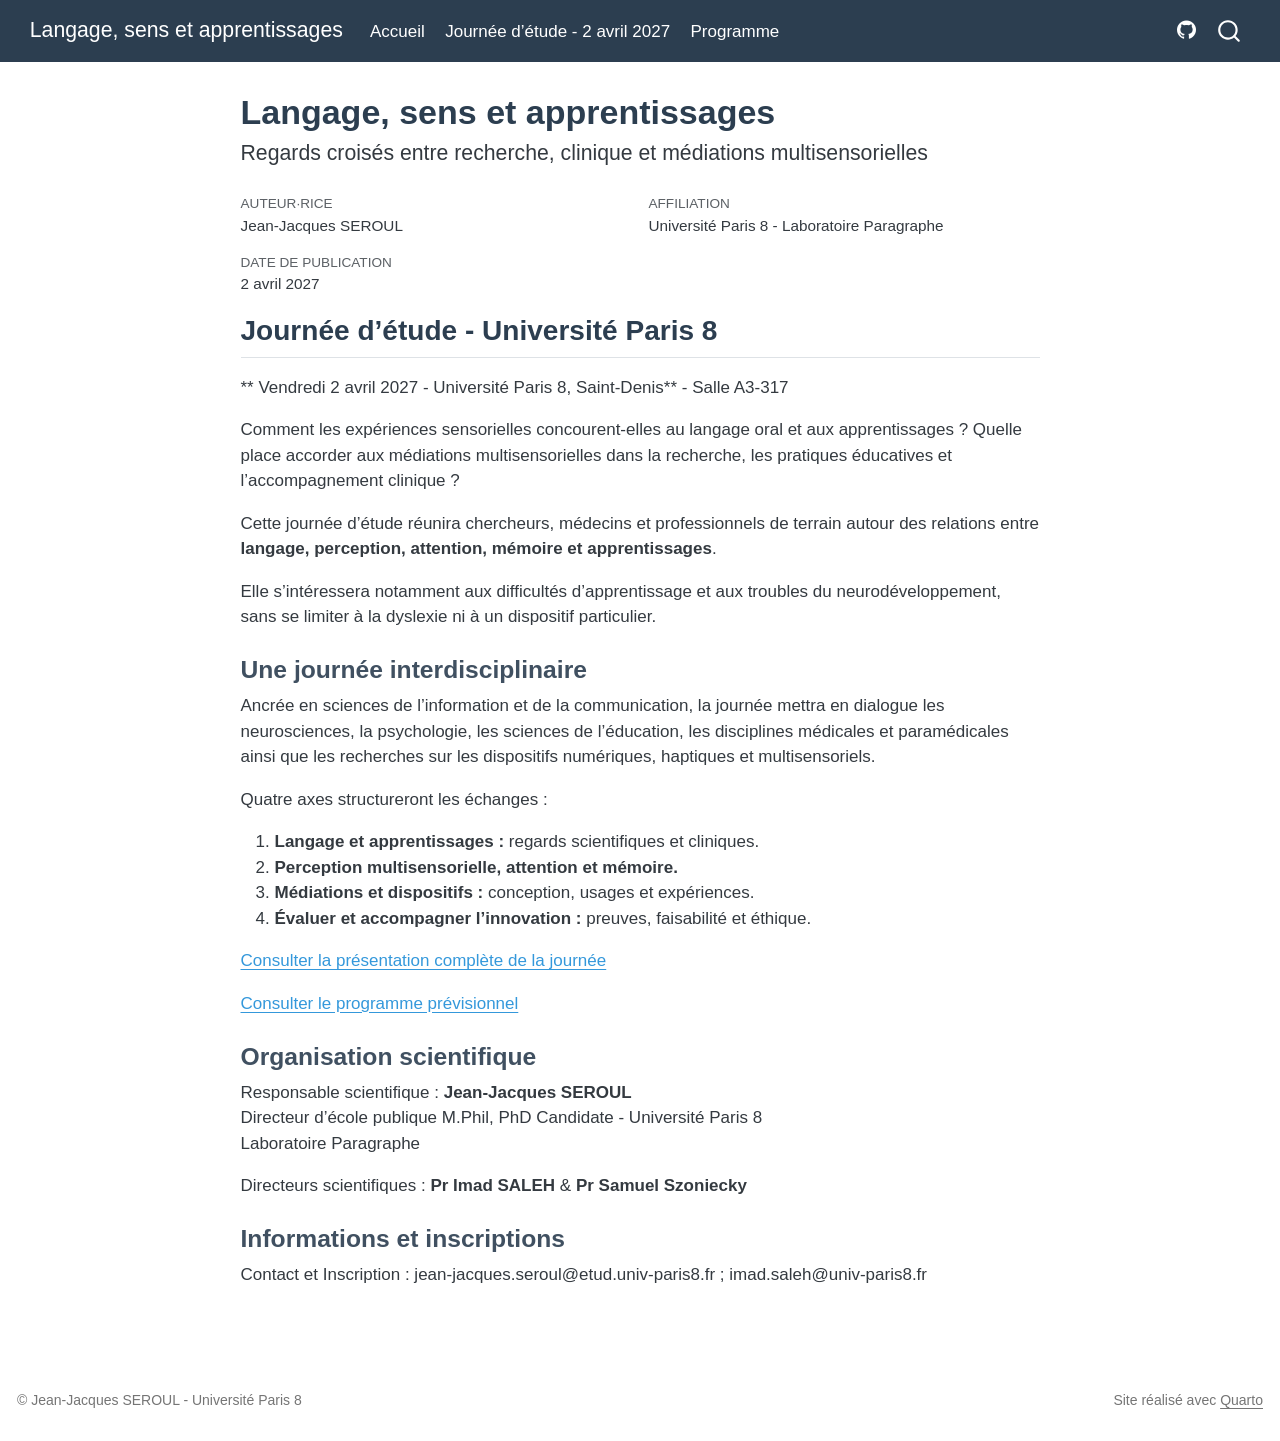
<file: index.html>
<!DOCTYPE html>
<html xmlns="http://www.w3.org/1999/xhtml" lang="fr" xml:lang="fr"><head>

<meta charset="utf-8">
<meta name="generator" content="quarto-1.10.19">

<meta name="viewport" content="width=device-width, initial-scale=1.0, user-scalable=yes">

<meta name="author" content="Jean-Jacques SEROUL">

<title>Langage, sens et apprentissages</title>
<style>
/* Default styles provided by pandoc.
** See https://pandoc.org/MANUAL.html#variables-for-html for config info.
*/
span.smallcaps{font-variant: small-caps;}
div.columns{display: flex; gap: 1.5em;}
div.column{flex: auto;}
@media screen {
div.columns{gap: min(4vw, 1.5em);}
div.column{overflow-x: auto;}
}
div.hanging-indent{margin-left: 1.5em; text-indent: -1.5em;}
ul.task-list{list-style: none;}
ul.task-list li input[type="checkbox"] {
  width: 0.8em;
  margin: 0 0.8em 0.2em -1em; /* quarto-specific, see https://github.com/quarto-dev/quarto-cli/issues/4556 */ 
  vertical-align: middle;
}
</style>


<script src="site_libs/quarto-nav/quarto-nav.js"></script>
<script src="site_libs/quarto-nav/headroom.min.js"></script>
<script src="site_libs/clipboard/clipboard.min.js"></script>
<script src="site_libs/quarto-search/autocomplete.umd.js"></script>
<script src="site_libs/quarto-search/fuse.min.js"></script>
<script src="site_libs/quarto-search/quarto-search.js"></script>
<meta name="quarto:offset" content="./">
<script src="site_libs/quarto-html/quarto.js" type="module"></script>
<script src="site_libs/quarto-html/tabsets/tabsets.js" type="module"></script>
<script src="site_libs/quarto-html/popper.min.js"></script>
<script src="site_libs/quarto-html/tippy.umd.min.js"></script>
<script src="site_libs/quarto-html/anchor.min.js"></script>
<link href="site_libs/quarto-html/tippy.css" rel="stylesheet">
<link href="site_libs/quarto-html/quarto-syntax-highlighting-bf27225e3a48a9273f3daa8f8e829971.css" rel="stylesheet" id="quarto-text-highlighting-styles">
<script src="site_libs/bootstrap/bootstrap.min.js"></script>
<link href="site_libs/bootstrap/bootstrap-icons.css" rel="stylesheet">
<link href="site_libs/bootstrap/bootstrap-7d8f8980687bae4b33d568d349153310.min.css" rel="stylesheet" append-hash="true" id="quarto-bootstrap" data-mode="light">
<script id="quarto-search-options" type="application/json">{
  "location": "navbar",
  "copy-button": false,
  "collapse-after": 3,
  "panel-placement": "end",
  "type": "overlay",
  "limit": 50,
  "keyboard-shortcut": [
    "f",
    "/",
    "s"
  ],
  "show-item-context": false,
  "language": {
    "search-no-results-text": "Pas de résultats",
    "search-matching-documents-text": "documents trouvés",
    "search-copy-link-title": "Copier le lien vers la recherche",
    "search-hide-matches-text": "Cacher les correspondances additionnelles",
    "search-more-match-text": "correspondance de plus dans ce document",
    "search-more-matches-text": "correspondances de plus dans ce document",
    "search-clear-button-title": "Effacer",
    "search-text-placeholder": "",
    "search-detached-cancel-button-title": "Annuler",
    "search-submit-button-title": "Envoyer",
    "search-label": "Recherche"
  }
}</script>


<link rel="stylesheet" href="styles.css">
</head>

<body class="nav-fixed fullcontent quarto-light">

<div id="quarto-search-results"></div>
  <header id="quarto-header" class="headroom fixed-top">
    <nav class="navbar navbar-expand-lg " data-bs-theme="dark">
      <div class="navbar-container container-fluid">
      <div class="navbar-brand-container mx-auto">
    <a class="navbar-brand" href="./index.html">
    <span class="navbar-title">Langage, sens et apprentissages</span>
    </a>
  </div>
            <div id="quarto-search" class="" title="Recherche"></div>
          <button class="navbar-toggler" type="button" data-bs-toggle="collapse" data-bs-target="#navbarCollapse" aria-controls="navbarCollapse" role="menu" aria-expanded="false" aria-label="Basculer la navigation" onclick="if (window.quartoToggleHeadroom) { window.quartoToggleHeadroom(); }">
  <span class="navbar-toggler-icon"></span>
</button>
          <div class="collapse navbar-collapse" id="navbarCollapse">
            <ul class="navbar-nav navbar-nav-scroll me-auto">
  <li class="nav-item">
    <a class="nav-link active" href="./index.html" aria-current="page"> 
<span class="menu-text">Accueil</span></a>
  </li>  
  <li class="nav-item">
    <a class="nav-link" href="./joAvril2027.html"> 
<span class="menu-text">Journée d’étude - 2 avril 2027</span></a>
  </li>  
  <li class="nav-item">
    <a class="nav-link" href="./programme.html"> 
<span class="menu-text">Programme</span></a>
  </li>  
</ul>
            <ul class="navbar-nav navbar-nav-scroll ms-auto">
  <li class="nav-item compact">
    <a class="nav-link" href="https://github.com/jeanjacquesseroul/langage-sens-apprentissages"> <i class="bi bi-github" role="img">
</i> 
<span class="menu-text"></span></a>
  </li>  
</ul>
          </div> <!-- /navcollapse -->
            <div class="quarto-navbar-tools">
</div>
      </div> <!-- /container-fluid -->
    </nav>
</header>
<!-- content -->
<div id="quarto-content" class="quarto-container page-columns page-rows-contents page-layout-article page-navbar">
<!-- sidebar -->
<!-- margin-sidebar -->
    
<!-- main -->
<main class="content" id="quarto-document-content">

<header id="title-block-header" class="quarto-title-block default">
<div class="quarto-title">
<h1 class="title">Langage, sens et apprentissages</h1>
<p class="subtitle lead">Regards croisés entre recherche, clinique et médiations multisensorielles</p>
</div>


<div class="quarto-title-meta-author">
  <div class="quarto-title-meta-heading">Auteur·rice</div>
  <div class="quarto-title-meta-heading">Affiliation</div>
  
    <div class="quarto-title-meta-contents">
    <p class="author">Jean-Jacques SEROUL </p>
  </div>
  <div class="quarto-title-meta-contents">
        <p class="affiliation">
            Université Paris 8 - Laboratoire Paragraphe
          </p>
      </div>
  </div>

<div class="quarto-title-meta">

      
    <div>
    <div class="quarto-title-meta-heading">Date de publication</div>
    <div class="quarto-title-meta-contents">
      <p class="date">2 avril 2027</p>
    </div>
  </div>
  
    
  </div>
  


</header>


<section id="journée-détude---université-paris-8" class="level2">
<h2 class="anchored" data-anchor-id="journée-détude---université-paris-8">Journée d’étude - Université Paris 8</h2>
<p>** Vendredi 2 avril 2027 - Université Paris 8, Saint-Denis** - Salle A3-317</p>
<p>Comment les expériences sensorielles concourent-elles au langage oral et aux apprentissages ? Quelle place accorder aux médiations multisensorielles dans la recherche, les pratiques éducatives et l’accompagnement clinique ?</p>
<p>Cette journée d’étude réunira chercheurs, médecins et professionnels de terrain autour des relations entre <strong>langage, perception, attention, mémoire et apprentissages</strong>.</p>
<p>Elle s’intéressera notamment aux difficultés d’apprentissage et aux troubles du neurodéveloppement, sans se limiter à la dyslexie ni à un dispositif particulier.</p>
<section id="une-journée-interdisciplinaire" class="level3">
<h3 class="anchored" data-anchor-id="une-journée-interdisciplinaire">Une journée interdisciplinaire</h3>
<p>Ancrée en sciences de l’information et de la communication, la journée mettra en dialogue les neurosciences, la psychologie, les sciences de l’éducation, les disciplines médicales et paramédicales ainsi que les recherches sur les dispositifs numériques, haptiques et multisensoriels.</p>
<p>Quatre axes structureront les échanges :</p>
<ol type="1">
<li><strong>Langage et apprentissages :</strong> regards scientifiques et cliniques.</li>
<li><strong>Perception multisensorielle, attention et mémoire.</strong></li>
<li><strong>Médiations et dispositifs :</strong> conception, usages et expériences.</li>
<li><strong>Évaluer et accompagner l’innovation :</strong> preuves, faisabilité et éthique.</li>
</ol>
<p><a href="./joAvril2027.html">Consulter la présentation complète de la journée</a></p>
<p><a href="./programme.html">Consulter le programme prévisionnel</a></p>
</section>
<section id="organisation-scientifique" class="level3">
<h3 class="anchored" data-anchor-id="organisation-scientifique">Organisation scientifique</h3>
<p>Responsable scientifique : <strong>Jean-Jacques SEROUL</strong><br>
Directeur d’école publique M.Phil, PhD Candidate - Université Paris 8<br>
Laboratoire Paragraphe</p>
<p>Directeurs scientifiques : <strong>Pr Imad SALEH</strong> &amp; <strong>Pr Samuel Szoniecky</strong></p>
</section>
<section id="informations-et-inscriptions" class="level3">
<h3 class="anchored" data-anchor-id="informations-et-inscriptions">Informations et inscriptions</h3>
<p>Contact et Inscription : jean-jacques.seroul@etud.univ-paris8.fr ; imad.saleh@univ-paris8.fr</p>


</section>
</section>

</main> <!-- /main -->
<script id="quarto-html-after-body" type="application/javascript">
  window.document.addEventListener("DOMContentLoaded", function (event) {
    const icon = "";
    const anchorJS = new window.AnchorJS();
    anchorJS.options = {
      placement: 'right',
      icon: icon
    };
    anchorJS.add('.anchored');
    const isCodeAnnotation = (el) => {
      for (const clz of el.classList) {
        if (clz.startsWith('code-annotation-')) {                     
          return true;
        }
      }
      return false;
    }
    const onCopySuccess = function(e) {
      // button target
      const button = e.trigger;
      // don't keep focus
      button.blur();
      // flash "checked"
      button.classList.add('code-copy-button-checked');
      var currentTitle = button.getAttribute("title");
      button.setAttribute("title", "Copié");
      let tooltip;
      if (window.bootstrap) {
        button.setAttribute("data-bs-toggle", "tooltip");
        button.setAttribute("data-bs-placement", "left");
        button.setAttribute("data-bs-title", "Copié");
        tooltip = new bootstrap.Tooltip(button, 
          { trigger: "manual", 
            customClass: "code-copy-button-tooltip",
            offset: [0, -8]});
        tooltip.show();    
      }
      setTimeout(function() {
        if (tooltip) {
          tooltip.hide();
          button.removeAttribute("data-bs-title");
          button.removeAttribute("data-bs-toggle");
          button.removeAttribute("data-bs-placement");
        }
        button.setAttribute("title", currentTitle);
        button.classList.remove('code-copy-button-checked');
      }, 1000);
      // clear code selection
      e.clearSelection();
    }
    const getTextToCopy = function(trigger) {
      const outerScaffold = trigger.parentElement.cloneNode(true);
      const codeEl = outerScaffold.querySelector('code');
      for (const childEl of codeEl.children) {
        if (isCodeAnnotation(childEl)) {
          childEl.remove();
        }
      }
      return codeEl.innerText;
    }
    const clipboard = new window.ClipboardJS('.code-copy-button:not([data-in-quarto-modal])', {
      text: getTextToCopy
    });
    clipboard.on('success', onCopySuccess);
    if (window.document.getElementById('quarto-embedded-source-code-modal')) {
      const clipboardModal = new window.ClipboardJS('.code-copy-button[data-in-quarto-modal]', {
        text: getTextToCopy,
        container: window.document.getElementById('quarto-embedded-source-code-modal')
      });
      clipboardModal.on('success', onCopySuccess);
    }
      var localhostRegex = new RegExp(/^(?:http|https):\/\/localhost\:?[0-9]*\//);
      var mailtoRegex = new RegExp(/^mailto:/);
        var filterRegex = new RegExp("https:\/\/jeanjacquesseroul\.github\.io\/langage-sens-apprentissages\/");
      var isInternal = (href) => {
          return filterRegex.test(href) || localhostRegex.test(href) || mailtoRegex.test(href);
      }
      // Inspect non-navigation links and adorn them if external
     var links = window.document.querySelectorAll('a[href]:not(.nav-link):not(.navbar-brand):not(.toc-action):not(.sidebar-link):not(.sidebar-item-toggle):not(.pagination-link):not(.no-external):not([aria-hidden]):not(.dropdown-item):not(.quarto-navigation-tool):not(.about-link)');
      for (var i=0; i<links.length; i++) {
        const link = links[i];
        if (!isInternal(link.href)) {
          // undo the damage that might have been done by quarto-nav.js in the case of
          // links that we want to consider external
          if (link.dataset.originalHref !== undefined) {
            link.href = link.dataset.originalHref;
          }
        }
      }
    function tippyHover(el, contentFn, onTriggerFn, onUntriggerFn) {
      const config = {
        allowHTML: true,
        maxWidth: 500,
        delay: 100,
        arrow: false,
        appendTo: function(el) {
            return el.parentElement;
        },
        interactive: true,
        interactiveBorder: 10,
        theme: 'quarto',
        placement: 'bottom-start',
      };
      if (contentFn) {
        config.content = contentFn;
      }
      if (onTriggerFn) {
        config.onTrigger = onTriggerFn;
      }
      if (onUntriggerFn) {
        config.onUntrigger = onUntriggerFn;
      }
      window.tippy(el, config); 
    }
    const noterefs = window.document.querySelectorAll('a[role="doc-noteref"]');
    for (var i=0; i<noterefs.length; i++) {
      const ref = noterefs[i];
      tippyHover(ref, function() {
        // use id or data attribute instead here
        let href = ref.getAttribute('data-footnote-href') || ref.getAttribute('href');
        try { href = new URL(href).hash; } catch {}
        const id = href.replace(/^#\/?/, "");
        const note = window.document.getElementById(id);
        if (note) {
          return note.innerHTML;
        } else {
          return "";
        }
      });
    }
    const xrefs = window.document.querySelectorAll('a.quarto-xref');
    const processXRef = (id, note) => {
      // Strip column container classes
      const stripColumnClz = (el) => {
        el.classList.remove("page-full", "page-columns");
        if (el.children) {
          for (const child of el.children) {
            stripColumnClz(child);
          }
        }
      }
      stripColumnClz(note)
      if (id === null || id.startsWith('sec-')) {
        // Special case sections, only their first couple elements
        const container = document.createElement("div");
        if (note.children && note.children.length > 2) {
          container.appendChild(note.children[0].cloneNode(true));
          for (let i = 1; i < note.children.length; i++) {
            const child = note.children[i];
            if (child.tagName === "P" && child.innerText === "") {
              continue;
            } else {
              container.appendChild(child.cloneNode(true));
              break;
            }
          }
          if (window.Quarto?.typesetMath) {
            window.Quarto.typesetMath(container);
          }
          return container.innerHTML
        } else {
          if (window.Quarto?.typesetMath) {
            window.Quarto.typesetMath(note);
          }
          return note.innerHTML;
        }
      } else {
        // Remove any anchor links if they are present
        const anchorLink = note.querySelector('a.anchorjs-link');
        if (anchorLink) {
          anchorLink.remove();
        }
        if (window.Quarto?.typesetMath) {
          window.Quarto.typesetMath(note);
        }
        if (note.classList.contains("callout")) {
          return note.outerHTML;
        } else {
          return note.innerHTML;
        }
      }
    }
    for (var i=0; i<xrefs.length; i++) {
      const xref = xrefs[i];
      tippyHover(xref, undefined, function(instance) {
        instance.disable();
        let url = xref.getAttribute('href');
        let hash = undefined; 
        if (url.startsWith('#')) {
          hash = url;
        } else {
          try { hash = new URL(url).hash; } catch {}
        }
        if (hash) {
          const id = hash.replace(/^#\/?/, "");
          const note = window.document.getElementById(id);
          if (note !== null) {
            try {
              const html = processXRef(id, note.cloneNode(true));
              instance.setContent(html);
            } finally {
              instance.enable();
              instance.show();
            }
          } else {
            // See if we can fetch this
            fetch(url.split('#')[0])
            .then(res => res.text())
            .then(html => {
              const parser = new DOMParser();
              const htmlDoc = parser.parseFromString(html, "text/html");
              const note = htmlDoc.getElementById(id);
              if (note !== null) {
                const html = processXRef(id, note);
                instance.setContent(html);
              } 
            }).finally(() => {
              instance.enable();
              instance.show();
            });
          }
        } else {
          // See if we can fetch a full url (with no hash to target)
          // This is a special case and we should probably do some content thinning / targeting
          fetch(url)
          .then(res => res.text())
          .then(html => {
            const parser = new DOMParser();
            const htmlDoc = parser.parseFromString(html, "text/html");
            const note = htmlDoc.querySelector('main.content');
            if (note !== null) {
              // This should only happen for chapter cross references
              // (since there is no id in the URL)
              // remove the first header
              if (note.children.length > 0 && note.children[0].tagName === "HEADER") {
                note.children[0].remove();
              }
              const html = processXRef(null, note);
              instance.setContent(html);
            } 
          }).finally(() => {
            instance.enable();
            instance.show();
          });
        }
      }, function(instance) {
      });
    }
        let selectedAnnoteEl;
        const selectorForAnnotation = ( cell, annotation) => {
          let cellAttr = 'data-code-cell="' + cell + '"';
          let lineAttr = 'data-code-annotation="' +  annotation + '"';
          const selector = 'span[' + cellAttr + '][' + lineAttr + ']';
          return selector;
        }
        const selectCodeLines = (annoteEl) => {
          const doc = window.document;
          const targetCell = annoteEl.getAttribute("data-target-cell");
          const targetAnnotation = annoteEl.getAttribute("data-target-annotation");
          const annoteSpan = window.document.querySelector(selectorForAnnotation(targetCell, targetAnnotation));
          const lines = annoteSpan.getAttribute("data-code-lines").split(",");
          const lineIds = lines.map((line) => {
            return targetCell + "-" + line;
          })
          let top = null;
          let height = null;
          let parent = null;
          if (lineIds.length > 0) {
              //compute the position of the single el (top and bottom and make a div)
              const el = window.document.getElementById(lineIds[0]);
              top = el.offsetTop;
              height = el.offsetHeight;
              parent = el.parentElement.parentElement;
            if (lineIds.length > 1) {
              const lastEl = window.document.getElementById(lineIds[lineIds.length - 1]);
              const bottom = lastEl.offsetTop + lastEl.offsetHeight;
              height = bottom - top;
            }
            if (top !== null && height !== null && parent !== null) {
              // cook up a div (if necessary) and position it 
              let div = window.document.getElementById("code-annotation-line-highlight");
              if (div === null) {
                div = window.document.createElement("div");
                div.setAttribute("id", "code-annotation-line-highlight");
                div.style.position = 'absolute';
                parent.appendChild(div);
              }
              div.style.top = top - 2 + "px";
              div.style.height = height + 4 + "px";
              div.style.left = 0;
              let gutterDiv = window.document.getElementById("code-annotation-line-highlight-gutter");
              if (gutterDiv === null) {
                gutterDiv = window.document.createElement("div");
                gutterDiv.setAttribute("id", "code-annotation-line-highlight-gutter");
                gutterDiv.style.position = 'absolute';
                const codeCell = window.document.getElementById(targetCell);
                const gutter = codeCell.querySelector('.code-annotation-gutter');
                gutter.appendChild(gutterDiv);
              }
              gutterDiv.style.top = top - 2 + "px";
              gutterDiv.style.height = height + 4 + "px";
            }
            selectedAnnoteEl = annoteEl;
          }
        };
        const unselectCodeLines = () => {
          const elementsIds = ["code-annotation-line-highlight", "code-annotation-line-highlight-gutter"];
          elementsIds.forEach((elId) => {
            const div = window.document.getElementById(elId);
            if (div) {
              div.remove();
            }
          });
          selectedAnnoteEl = undefined;
        };
          // Handle positioning of the toggle
      window.addEventListener(
        "resize",
        throttle(() => {
          elRect = undefined;
          if (selectedAnnoteEl) {
            selectCodeLines(selectedAnnoteEl);
          }
        }, 10)
      );
      function throttle(fn, ms) {
      let throttle = false;
      let timer;
        return (...args) => {
          if(!throttle) { // first call gets through
              fn.apply(this, args);
              throttle = true;
          } else { // all the others get throttled
              if(timer) clearTimeout(timer); // cancel #2
              timer = setTimeout(() => {
                fn.apply(this, args);
                timer = throttle = false;
              }, ms);
          }
        };
      }
        // Attach click handler to the DT
        const annoteDls = window.document.querySelectorAll('dt[data-target-cell]');
        for (const annoteDlNode of annoteDls) {
          annoteDlNode.addEventListener('click', (event) => {
            const clickedEl = event.target;
            if (clickedEl !== selectedAnnoteEl) {
              unselectCodeLines();
              const activeEl = window.document.querySelector('dt[data-target-cell].code-annotation-active');
              if (activeEl) {
                activeEl.classList.remove('code-annotation-active');
              }
              selectCodeLines(clickedEl);
              clickedEl.classList.add('code-annotation-active');
            } else {
              // Unselect the line
              unselectCodeLines();
              clickedEl.classList.remove('code-annotation-active');
            }
          });
        }
    const findCites = (el) => {
      const parentEl = el.parentElement;
      if (parentEl) {
        const cites = parentEl.dataset.cites;
        if (cites) {
          return {
            el,
            cites: cites.split(' ')
          };
        } else {
          return findCites(el.parentElement)
        }
      } else {
        return undefined;
      }
    };
    var bibliorefs = window.document.querySelectorAll('a[role="doc-biblioref"]');
    for (var i=0; i<bibliorefs.length; i++) {
      const ref = bibliorefs[i];
      const citeInfo = findCites(ref);
      if (citeInfo) {
        tippyHover(citeInfo.el, function() {
          var popup = window.document.createElement('div');
          citeInfo.cites.forEach(function(cite) {
            var citeDiv = window.document.createElement('div');
            citeDiv.classList.add('hanging-indent');
            citeDiv.classList.add('csl-entry');
            var biblioDiv = window.document.getElementById('ref-' + cite);
            if (biblioDiv) {
              citeDiv.innerHTML = biblioDiv.innerHTML;
            }
            popup.appendChild(citeDiv);
          });
          return popup.innerHTML;
        });
      }
    }
  });
  </script>
</div> <!-- /content -->
<footer class="footer">
  <div class="nav-footer">
    <div class="nav-footer-left">
<p>© Jean-Jacques SEROUL - Université Paris 8</p>
</div>   
    <div class="nav-footer-center">
      &nbsp;
    </div>
    <div class="nav-footer-right">
<p>Site réalisé avec <a href="https://quarto.org/">Quarto</a></p>
</div>
  </div>
</footer>




</body></html>
</file>
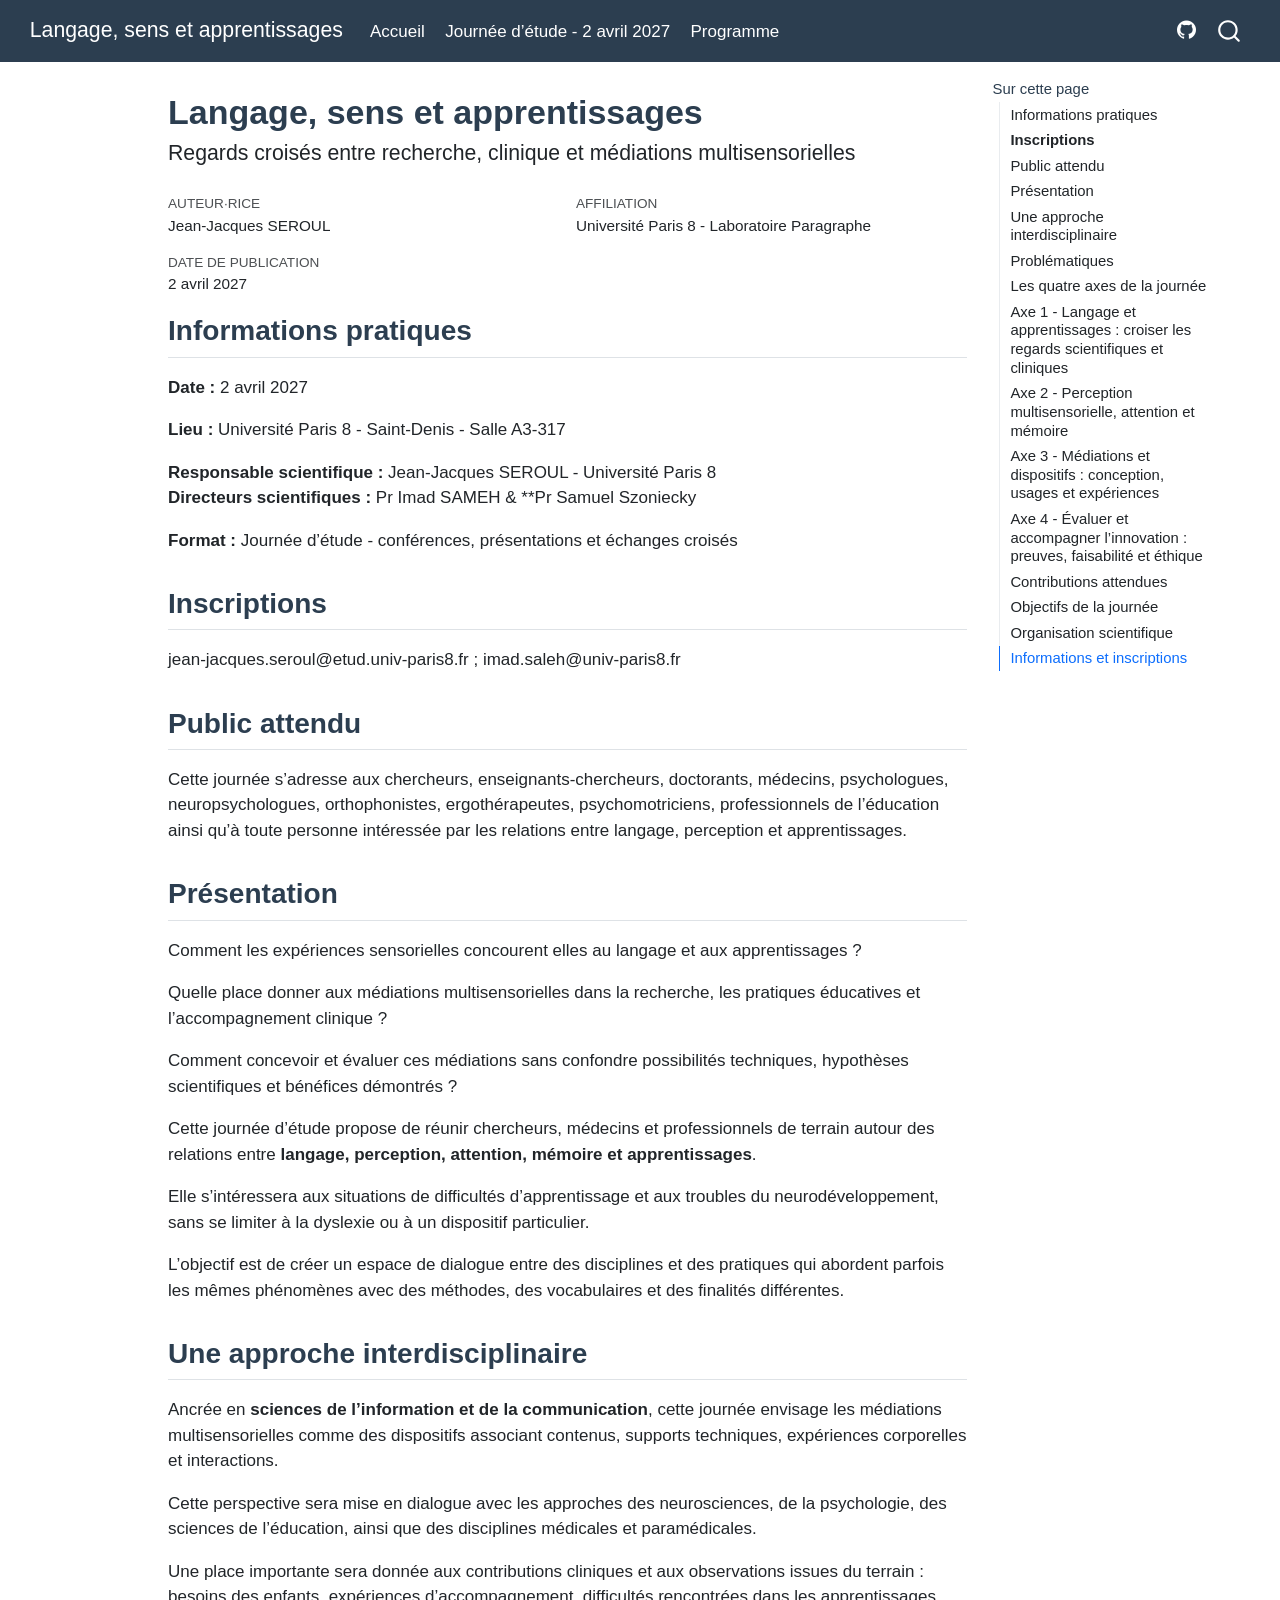
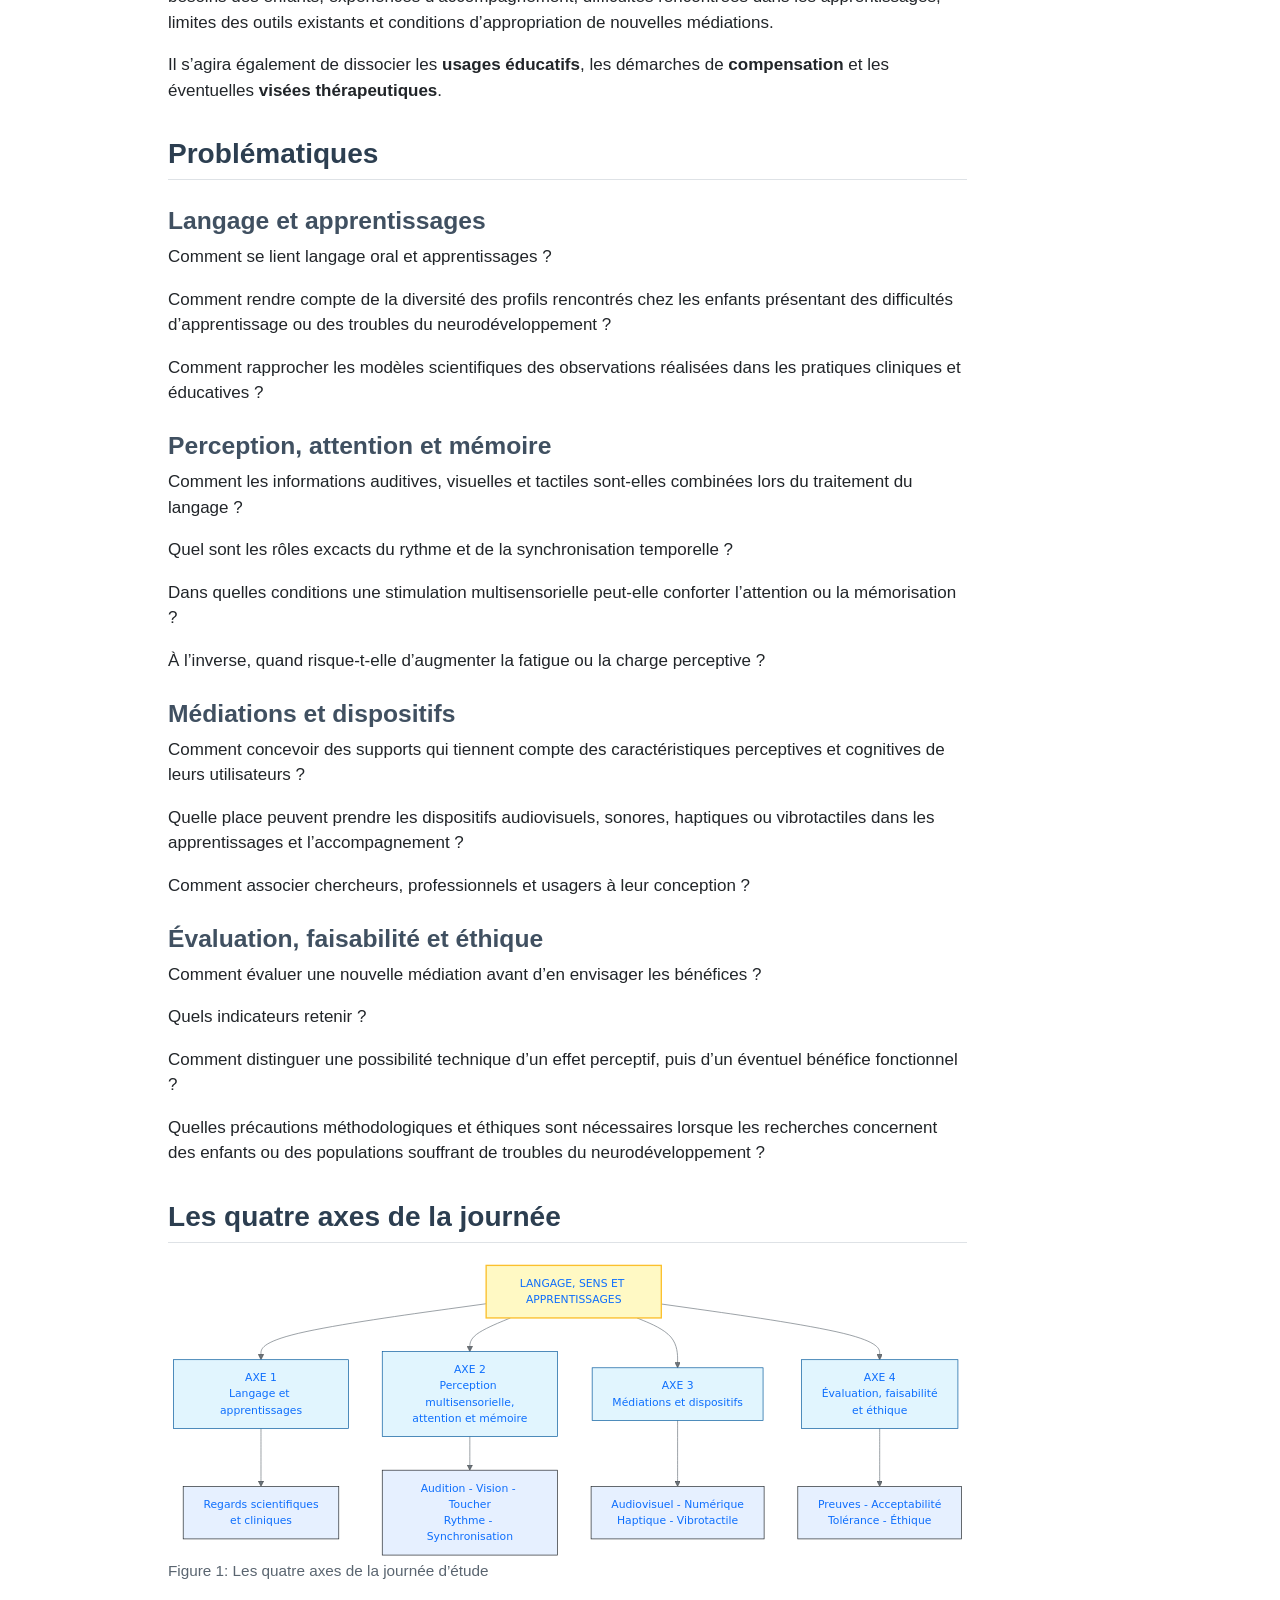
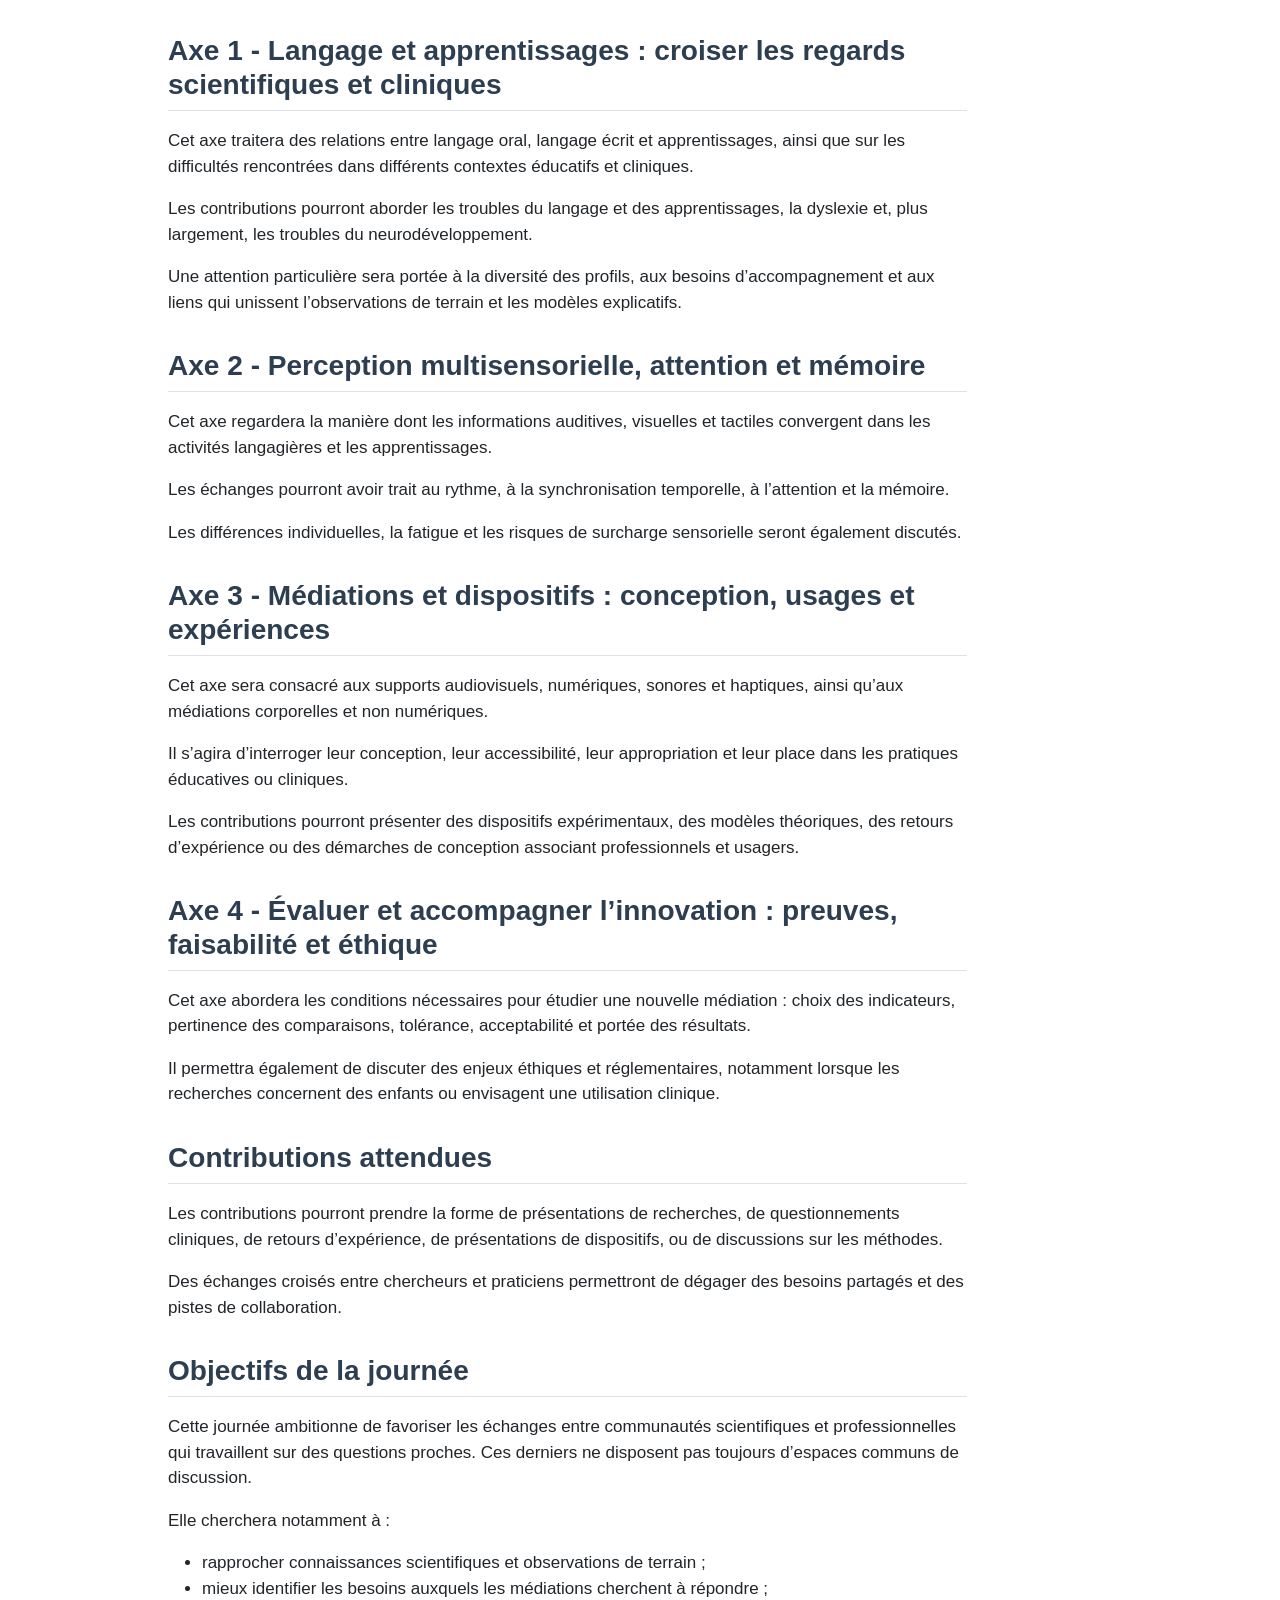
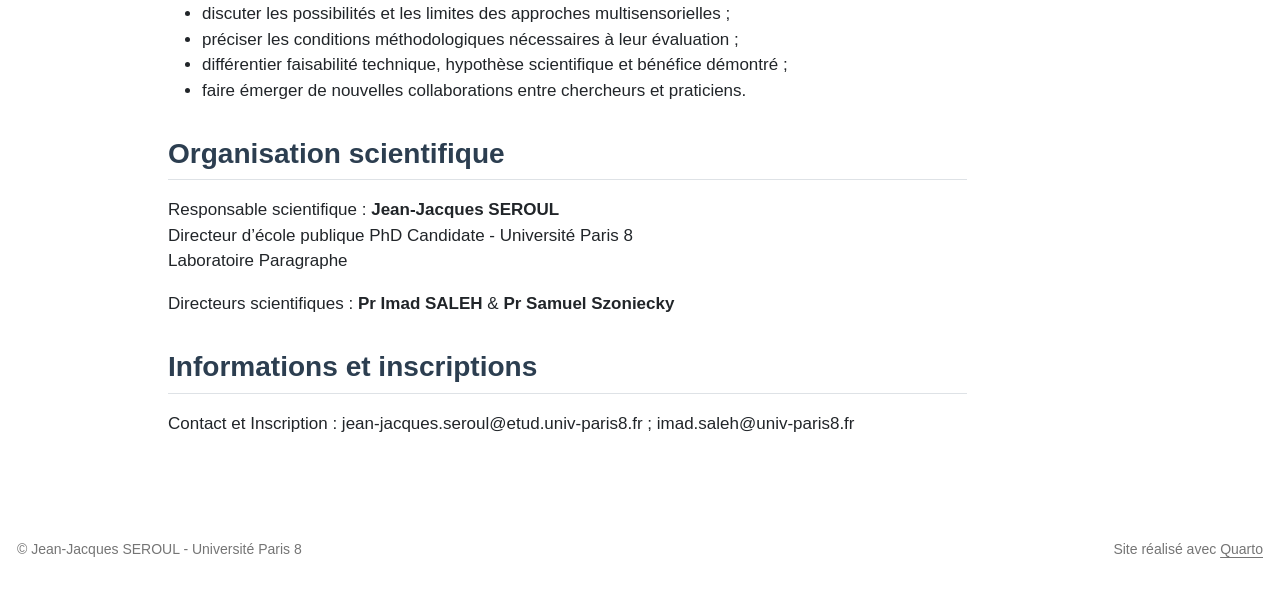
<file: joAvril2027.html>
<!DOCTYPE html>
<html xmlns="http://www.w3.org/1999/xhtml" lang="fr" xml:lang="fr"><head>

<meta charset="utf-8">
<meta name="generator" content="quarto-1.10.19">

<meta name="viewport" content="width=device-width, initial-scale=1.0, user-scalable=yes">

<meta name="author" content="Jean-Jacques SEROUL">

<title>Langage, sens et apprentissages</title>
<style>
/* Default styles provided by pandoc.
** See https://pandoc.org/MANUAL.html#variables-for-html for config info.
*/
span.smallcaps{font-variant: small-caps;}
div.columns{display: flex; gap: 1.5em;}
div.column{flex: auto;}
@media screen {
div.columns{gap: min(4vw, 1.5em);}
div.column{overflow-x: auto;}
}
div.hanging-indent{margin-left: 1.5em; text-indent: -1.5em;}
ul.task-list{list-style: none;}
ul.task-list li input[type="checkbox"] {
  width: 0.8em;
  margin: 0 0.8em 0.2em -1em; /* quarto-specific, see https://github.com/quarto-dev/quarto-cli/issues/4556 */ 
  vertical-align: middle;
}
</style>


<script src="site_libs/quarto-nav/quarto-nav.js"></script>
<script src="site_libs/quarto-nav/headroom.min.js"></script>
<script src="site_libs/clipboard/clipboard.min.js"></script>
<script src="site_libs/quarto-search/autocomplete.umd.js"></script>
<script src="site_libs/quarto-search/fuse.min.js"></script>
<script src="site_libs/quarto-search/quarto-search.js"></script>
<meta name="quarto:offset" content="./">
<script src="site_libs/quarto-html/quarto.js" type="module"></script>
<script src="site_libs/quarto-html/tabsets/tabsets.js" type="module"></script>
<script src="site_libs/quarto-html/popper.min.js"></script>
<script src="site_libs/quarto-html/tippy.umd.min.js"></script>
<script src="site_libs/quarto-html/anchor.min.js"></script>
<link href="site_libs/quarto-html/tippy.css" rel="stylesheet">
<link href="site_libs/quarto-html/quarto-syntax-highlighting-bf27225e3a48a9273f3daa8f8e829971.css" rel="stylesheet" id="quarto-text-highlighting-styles">
<script src="site_libs/bootstrap/bootstrap.min.js"></script>
<link href="site_libs/bootstrap/bootstrap-icons.css" rel="stylesheet">
<link href="site_libs/bootstrap/bootstrap-07e4958b69457ad907501d97baa7c5a0.min.css" rel="stylesheet" append-hash="true" id="quarto-bootstrap" data-mode="light">
<script id="quarto-search-options" type="application/json">{
  "location": "navbar",
  "copy-button": false,
  "collapse-after": 3,
  "panel-placement": "end",
  "type": "overlay",
  "limit": 50,
  "keyboard-shortcut": [
    "f",
    "/",
    "s"
  ],
  "show-item-context": false,
  "language": {
    "search-no-results-text": "Pas de résultats",
    "search-matching-documents-text": "documents trouvés",
    "search-copy-link-title": "Copier le lien vers la recherche",
    "search-hide-matches-text": "Cacher les correspondances additionnelles",
    "search-more-match-text": "correspondance de plus dans ce document",
    "search-more-matches-text": "correspondances de plus dans ce document",
    "search-clear-button-title": "Effacer",
    "search-text-placeholder": "",
    "search-detached-cancel-button-title": "Annuler",
    "search-submit-button-title": "Envoyer",
    "search-label": "Recherche"
  }
}</script>
<script src="site_libs/quarto-diagram/mermaid.min.js"></script>
<script src="site_libs/quarto-diagram/mermaid-init.js"></script>
<link href="site_libs/quarto-diagram/mermaid.css" rel="stylesheet">


<link rel="stylesheet" href="styles.css">
</head>

<body class="nav-fixed quarto-light">

<div id="quarto-search-results"></div>
  <header id="quarto-header" class="headroom fixed-top">
    <nav class="navbar navbar-expand-lg " data-bs-theme="dark">
      <div class="navbar-container container-fluid">
      <div class="navbar-brand-container mx-auto">
    <a class="navbar-brand" href="./index.html">
    <span class="navbar-title">Langage, sens et apprentissages</span>
    </a>
  </div>
            <div id="quarto-search" class="" title="Recherche"></div>
          <button class="navbar-toggler" type="button" data-bs-toggle="collapse" data-bs-target="#navbarCollapse" aria-controls="navbarCollapse" role="menu" aria-expanded="false" aria-label="Basculer la navigation" onclick="if (window.quartoToggleHeadroom) { window.quartoToggleHeadroom(); }">
  <span class="navbar-toggler-icon"></span>
</button>
          <div class="collapse navbar-collapse" id="navbarCollapse">
            <ul class="navbar-nav navbar-nav-scroll me-auto">
  <li class="nav-item">
    <a class="nav-link" href="./index.html"> 
<span class="menu-text">Accueil</span></a>
  </li>  
  <li class="nav-item">
    <a class="nav-link active" href="./joAvril2027.html" aria-current="page"> 
<span class="menu-text">Journée d’étude - 2 avril 2027</span></a>
  </li>  
  <li class="nav-item">
    <a class="nav-link" href="./programme.html"> 
<span class="menu-text">Programme</span></a>
  </li>  
</ul>
            <ul class="navbar-nav navbar-nav-scroll ms-auto">
  <li class="nav-item compact">
    <a class="nav-link" href="https://github.com/jeanjacquesseroul/langage-sens-apprentissages"> <i class="bi bi-github" role="img">
</i> 
<span class="menu-text"></span></a>
  </li>  
</ul>
          </div> <!-- /navcollapse -->
            <div class="quarto-navbar-tools">
</div>
      </div> <!-- /container-fluid -->
    </nav>
</header>
<!-- content -->
<div id="quarto-content" class="quarto-container page-columns page-rows-contents page-layout-article page-navbar">
<!-- sidebar -->
<!-- margin-sidebar -->
    <div id="quarto-margin-sidebar" class="sidebar margin-sidebar">
        <nav id="TOC" role="doc-toc" class="toc-active">
    <h2 id="toc-title">Sur cette page</h2>
   
  <ul>
  <li><a href="#informations-pratiques" id="toc-informations-pratiques" class="nav-link active" data-scroll-target="#informations-pratiques">Informations pratiques</a></li>
  <li><a href="#inscriptions" id="toc-inscriptions" class="nav-link" data-scroll-target="#inscriptions"><strong>Inscriptions</strong></a></li>
  <li><a href="#public-attendu" id="toc-public-attendu" class="nav-link" data-scroll-target="#public-attendu">Public attendu</a></li>
  <li><a href="#présentation" id="toc-présentation" class="nav-link" data-scroll-target="#présentation">Présentation</a></li>
  <li><a href="#une-approche-interdisciplinaire" id="toc-une-approche-interdisciplinaire" class="nav-link" data-scroll-target="#une-approche-interdisciplinaire">Une approche interdisciplinaire</a></li>
  <li><a href="#problématiques" id="toc-problématiques" class="nav-link" data-scroll-target="#problématiques">Problématiques</a>
  <ul class="collapse">
  <li><a href="#langage-et-apprentissages" id="toc-langage-et-apprentissages" class="nav-link" data-scroll-target="#langage-et-apprentissages">Langage et apprentissages</a></li>
  <li><a href="#perception-attention-et-mémoire" id="toc-perception-attention-et-mémoire" class="nav-link" data-scroll-target="#perception-attention-et-mémoire">Perception, attention et mémoire</a></li>
  <li><a href="#médiations-et-dispositifs" id="toc-médiations-et-dispositifs" class="nav-link" data-scroll-target="#médiations-et-dispositifs">Médiations et dispositifs</a></li>
  <li><a href="#évaluation-faisabilité-et-éthique" id="toc-évaluation-faisabilité-et-éthique" class="nav-link" data-scroll-target="#évaluation-faisabilité-et-éthique">Évaluation, faisabilité et éthique</a></li>
  </ul></li>
  <li><a href="#les-quatre-axes-de-la-journée" id="toc-les-quatre-axes-de-la-journée" class="nav-link" data-scroll-target="#les-quatre-axes-de-la-journée">Les quatre axes de la journée</a></li>
  <li><a href="#axe-1---langage-et-apprentissages-croiser-les-regards-scientifiques-et-cliniques" id="toc-axe-1---langage-et-apprentissages-croiser-les-regards-scientifiques-et-cliniques" class="nav-link" data-scroll-target="#axe-1---langage-et-apprentissages-croiser-les-regards-scientifiques-et-cliniques">Axe 1 - Langage et apprentissages : croiser les regards scientifiques et cliniques</a></li>
  <li><a href="#axe-2---perception-multisensorielle-attention-et-mémoire" id="toc-axe-2---perception-multisensorielle-attention-et-mémoire" class="nav-link" data-scroll-target="#axe-2---perception-multisensorielle-attention-et-mémoire">Axe 2 - Perception multisensorielle, attention et mémoire</a></li>
  <li><a href="#axe-3---médiations-et-dispositifs-conception-usages-et-expériences" id="toc-axe-3---médiations-et-dispositifs-conception-usages-et-expériences" class="nav-link" data-scroll-target="#axe-3---médiations-et-dispositifs-conception-usages-et-expériences">Axe 3 - Médiations et dispositifs : conception, usages et expériences</a></li>
  <li><a href="#axe-4---évaluer-et-accompagner-linnovation-preuves-faisabilité-et-éthique" id="toc-axe-4---évaluer-et-accompagner-linnovation-preuves-faisabilité-et-éthique" class="nav-link" data-scroll-target="#axe-4---évaluer-et-accompagner-linnovation-preuves-faisabilité-et-éthique">Axe 4 - Évaluer et accompagner l’innovation : preuves, faisabilité et éthique</a></li>
  <li><a href="#contributions-attendues" id="toc-contributions-attendues" class="nav-link" data-scroll-target="#contributions-attendues">Contributions attendues</a></li>
  <li><a href="#objectifs-de-la-journée" id="toc-objectifs-de-la-journée" class="nav-link" data-scroll-target="#objectifs-de-la-journée">Objectifs de la journée</a></li>
  <li><a href="#organisation-scientifique" id="toc-organisation-scientifique" class="nav-link" data-scroll-target="#organisation-scientifique">Organisation scientifique</a></li>
  <li><a href="#informations-et-inscriptions" id="toc-informations-et-inscriptions" class="nav-link" data-scroll-target="#informations-et-inscriptions">Informations et inscriptions</a></li>
  </ul>
</nav>
    </div>
<!-- main -->
<main class="content" id="quarto-document-content">

<header id="title-block-header" class="quarto-title-block default">
<div class="quarto-title">
<h1 class="title">Langage, sens et apprentissages</h1>
<p class="subtitle lead">Regards croisés entre recherche, clinique et médiations multisensorielles</p>
</div>


<div class="quarto-title-meta-author">
  <div class="quarto-title-meta-heading">Auteur·rice</div>
  <div class="quarto-title-meta-heading">Affiliation</div>
  
    <div class="quarto-title-meta-contents">
    <p class="author">Jean-Jacques SEROUL </p>
  </div>
  <div class="quarto-title-meta-contents">
        <p class="affiliation">
            Université Paris 8 - Laboratoire Paragraphe
          </p>
      </div>
  </div>

<div class="quarto-title-meta">

      
    <div>
    <div class="quarto-title-meta-heading">Date de publication</div>
    <div class="quarto-title-meta-contents">
      <p class="date">2 avril 2027</p>
    </div>
  </div>
  
    
  </div>
  


</header>


<section id="informations-pratiques" class="level2">
<h2 class="anchored" data-anchor-id="informations-pratiques">Informations pratiques</h2>
<p><strong>Date :</strong> 2 avril 2027</p>
<p><strong>Lieu :</strong> Université Paris 8 - Saint-Denis - Salle A3-317</p>
<p><strong>Responsable scientifique :</strong> Jean-Jacques SEROUL - Université Paris 8<br> <strong>Directeurs scientifiques :</strong> Pr Imad SAMEH &amp; **Pr Samuel Szoniecky</p>
<p><strong>Format :</strong> Journée d’étude - conférences, présentations et échanges croisés</p>
</section>
<section id="inscriptions" class="level2">
<h2 class="anchored" data-anchor-id="inscriptions"><strong>Inscriptions</strong></h2>
<p>jean-jacques.seroul@etud.univ-paris8.fr ; imad.saleh@univ-paris8.fr</p>
</section>
<section id="public-attendu" class="level2">
<h2 class="anchored" data-anchor-id="public-attendu">Public attendu</h2>
<p>Cette journée s’adresse aux chercheurs, enseignants-chercheurs, doctorants, médecins, psychologues, neuropsychologues, orthophonistes, ergothérapeutes, psychomotriciens, professionnels de l’éducation ainsi qu’à toute personne intéressée par les relations entre langage, perception et apprentissages.</p>
</section>
<section id="présentation" class="level2">
<h2 class="anchored" data-anchor-id="présentation">Présentation</h2>
<p>Comment les expériences sensorielles concourent elles au langage et aux apprentissages ?</p>
<p>Quelle place donner aux médiations multisensorielles dans la recherche, les pratiques éducatives et l’accompagnement clinique ?</p>
<p>Comment concevoir et évaluer ces médiations sans confondre possibilités techniques, hypothèses scientifiques et bénéfices démontrés ?</p>
<p>Cette journée d’étude propose de réunir chercheurs, médecins et professionnels de terrain autour des relations entre <strong>langage, perception, attention, mémoire et apprentissages</strong>.</p>
<p>Elle s’intéressera aux situations de difficultés d’apprentissage et aux troubles du neurodéveloppement, sans se limiter à la dyslexie ou à un dispositif particulier.</p>
<p>L’objectif est de créer un espace de dialogue entre des disciplines et des pratiques qui abordent parfois les mêmes phénomènes avec des méthodes, des vocabulaires et des finalités différentes.</p>
</section>
<section id="une-approche-interdisciplinaire" class="level2">
<h2 class="anchored" data-anchor-id="une-approche-interdisciplinaire">Une approche interdisciplinaire</h2>
<p>Ancrée en <strong>sciences de l’information et de la communication</strong>, cette journée envisage les médiations multisensorielles comme des dispositifs associant contenus, supports techniques, expériences corporelles et interactions.</p>
<p>Cette perspective sera mise en dialogue avec les approches des neurosciences, de la psychologie, des sciences de l’éducation, ainsi que des disciplines médicales et paramédicales.</p>
<p>Une place importante sera donnée aux contributions cliniques et aux observations issues du terrain : besoins des enfants, expériences d’accompagnement, difficultés rencontrées dans les apprentissages, limites des outils existants et conditions d’appropriation de nouvelles médiations.</p>
<p>Il s’agira également de dissocier les <strong>usages éducatifs</strong>, les démarches de <strong>compensation</strong> et les éventuelles <strong>visées thérapeutiques</strong>.</p>
</section>
<section id="problématiques" class="level2">
<h2 class="anchored" data-anchor-id="problématiques">Problématiques</h2>
<section id="langage-et-apprentissages" class="level3">
<h3 class="anchored" data-anchor-id="langage-et-apprentissages">Langage et apprentissages</h3>
<p>Comment se lient langage oral et apprentissages ?</p>
<p>Comment rendre compte de la diversité des profils rencontrés chez les enfants présentant des difficultés d’apprentissage ou des troubles du neurodéveloppement ?</p>
<p>Comment rapprocher les modèles scientifiques des observations réalisées dans les pratiques cliniques et éducatives ?</p>
</section>
<section id="perception-attention-et-mémoire" class="level3">
<h3 class="anchored" data-anchor-id="perception-attention-et-mémoire">Perception, attention et mémoire</h3>
<p>Comment les informations auditives, visuelles et tactiles sont-elles combinées lors du traitement du langage ?</p>
<p>Quel sont les rôles excacts du rythme et de la synchronisation temporelle ?</p>
<p>Dans quelles conditions une stimulation multisensorielle peut-elle conforter l’attention ou la mémorisation ?</p>
<p>À l’inverse, quand risque-t-elle d’augmenter la fatigue ou la charge perceptive ?</p>
</section>
<section id="médiations-et-dispositifs" class="level3">
<h3 class="anchored" data-anchor-id="médiations-et-dispositifs">Médiations et dispositifs</h3>
<p>Comment concevoir des supports qui tiennent compte des caractéristiques perceptives et cognitives de leurs utilisateurs ?</p>
<p>Quelle place peuvent prendre les dispositifs audiovisuels, sonores, haptiques ou vibrotactiles dans les apprentissages et l’accompagnement ?</p>
<p>Comment associer chercheurs, professionnels et usagers à leur conception ?</p>
</section>
<section id="évaluation-faisabilité-et-éthique" class="level3">
<h3 class="anchored" data-anchor-id="évaluation-faisabilité-et-éthique">Évaluation, faisabilité et éthique</h3>
<p>Comment évaluer une nouvelle médiation avant d’en envisager les bénéfices ?</p>
<p>Quels indicateurs retenir ?</p>
<p>Comment distinguer une possibilité technique d’un effet perceptif, puis d’un éventuel bénéfice fonctionnel ?</p>
<p>Quelles précautions méthodologiques et éthiques sont nécessaires lorsque les recherches concernent des enfants ou des populations souffrant de troubles du neurodéveloppement ?</p>
</section>
</section>
<section id="les-quatre-axes-de-la-journée" class="level2">
<h2 class="anchored" data-anchor-id="les-quatre-axes-de-la-journée">Les quatre axes de la journée</h2>
<div class="cell" data-layout-align="default">
<div class="cell-output-display">
<div id="fig-axes" class="quarto-float quarto-figure quarto-figure-center anchored">
<figure class="quarto-float quarto-float-fig figure">
<div aria-describedby="fig-axes-caption-0ceaefa1-69ba-4598-a22c-09a6ac19f8ca">
<div>
<pre class="mermaid mermaid-js" data-label="fig-axes">flowchart TD
    A["LANGAGE, SENS ET APPRENTISSAGES"]
    A --&gt; B["AXE 1&lt;br/&gt;Langage et apprentissages"]
    A --&gt; C["AXE 2&lt;br/&gt;Perception multisensorielle,&lt;br/&gt;attention et mémoire"]
    A --&gt; D["AXE 3&lt;br/&gt;Médiations et dispositifs"]
    A --&gt; E["AXE 4&lt;br/&gt;Évaluation, faisabilité&lt;br/&gt;et éthique"]
    B --&gt; F["Regards scientifiques&lt;br/&gt;et cliniques"]
    C --&gt; G["Audition - Vision - Toucher&lt;br/&gt;Rythme - Synchronisation"]
    D --&gt; H["Audiovisuel - Numérique&lt;br/&gt;Haptique - Vibrotactile"]
    E --&gt; I["Preuves - Acceptabilité&lt;br/&gt;Tolérance - Éthique"]
    style A fill:#fff9c4,stroke:#fbc02d,stroke-width:2px
    style B fill:#e1f5fe,stroke:#01579b
    style C fill:#e1f5fe,stroke:#01579b
    style D fill:#e1f5fe,stroke:#01579b
    style E fill:#e1f5fe,stroke:#01579b
</pre>
</div>
</div>
<figcaption class="quarto-float-caption-bottom quarto-float-caption quarto-float-fig" id="fig-axes-caption-0ceaefa1-69ba-4598-a22c-09a6ac19f8ca">
Figure&nbsp;1: Les quatre axes de la journée d’étude
</figcaption>
</figure>
</div>
</div>
</div>
</section>
<section id="axe-1---langage-et-apprentissages-croiser-les-regards-scientifiques-et-cliniques" class="level2">
<h2 class="anchored" data-anchor-id="axe-1---langage-et-apprentissages-croiser-les-regards-scientifiques-et-cliniques">Axe 1 - Langage et apprentissages : croiser les regards scientifiques et cliniques</h2>
<p>Cet axe traitera des relations entre langage oral, langage écrit et apprentissages, ainsi que sur les difficultés rencontrées dans différents contextes éducatifs et cliniques.</p>
<p>Les contributions pourront aborder les troubles du langage et des apprentissages, la dyslexie et, plus largement, les troubles du neurodéveloppement.</p>
<p>Une attention particulière sera portée à la diversité des profils, aux besoins d’accompagnement et aux liens qui unissent l’observations de terrain et les modèles explicatifs.</p>
</section>
<section id="axe-2---perception-multisensorielle-attention-et-mémoire" class="level2">
<h2 class="anchored" data-anchor-id="axe-2---perception-multisensorielle-attention-et-mémoire">Axe 2 - Perception multisensorielle, attention et mémoire</h2>
<p>Cet axe regardera la manière dont les informations auditives, visuelles et tactiles convergent dans les activités langagières et les apprentissages.</p>
<p>Les échanges pourront avoir trait au rythme, à la synchronisation temporelle, à l’attention et la mémoire.</p>
<p>Les différences individuelles, la fatigue et les risques de surcharge sensorielle seront également discutés.</p>
</section>
<section id="axe-3---médiations-et-dispositifs-conception-usages-et-expériences" class="level2">
<h2 class="anchored" data-anchor-id="axe-3---médiations-et-dispositifs-conception-usages-et-expériences">Axe 3 - Médiations et dispositifs : conception, usages et expériences</h2>
<p>Cet axe sera consacré aux supports audiovisuels, numériques, sonores et haptiques, ainsi qu’aux médiations corporelles et non numériques.</p>
<p>Il s’agira d’interroger leur conception, leur accessibilité, leur appropriation et leur place dans les pratiques éducatives ou cliniques.</p>
<p>Les contributions pourront présenter des dispositifs expérimentaux, des modèles théoriques, des retours d’expérience ou des démarches de conception associant professionnels et usagers.</p>
</section>
<section id="axe-4---évaluer-et-accompagner-linnovation-preuves-faisabilité-et-éthique" class="level2">
<h2 class="anchored" data-anchor-id="axe-4---évaluer-et-accompagner-linnovation-preuves-faisabilité-et-éthique">Axe 4 - Évaluer et accompagner l’innovation : preuves, faisabilité et éthique</h2>
<p>Cet axe abordera les conditions nécessaires pour étudier une nouvelle médiation : choix des indicateurs, pertinence des comparaisons, tolérance, acceptabilité et portée des résultats.</p>
<p>Il permettra également de discuter des enjeux éthiques et réglementaires, notamment lorsque les recherches concernent des enfants ou envisagent une utilisation clinique.</p>
</section>
<section id="contributions-attendues" class="level2">
<h2 class="anchored" data-anchor-id="contributions-attendues">Contributions attendues</h2>
<p>Les contributions pourront prendre la forme de présentations de recherches, de questionnements cliniques, de retours d’expérience, de présentations de dispositifs, ou de discussions sur les méthodes.</p>
<p>Des échanges croisés entre chercheurs et praticiens permettront de dégager des besoins partagés et des pistes de collaboration.</p>
</section>
<section id="objectifs-de-la-journée" class="level2">
<h2 class="anchored" data-anchor-id="objectifs-de-la-journée">Objectifs de la journée</h2>
<p>Cette journée ambitionne de favoriser les échanges entre communautés scientifiques et professionnelles qui travaillent sur des questions proches. Ces derniers ne disposent pas toujours d’espaces communs de discussion.</p>
<p>Elle cherchera notamment à :</p>
<ul>
<li>rapprocher connaissances scientifiques et observations de terrain ;</li>
<li>mieux identifier les besoins auxquels les médiations cherchent à répondre ;</li>
<li>discuter les possibilités et les limites des approches multisensorielles ;</li>
<li>préciser les conditions méthodologiques nécessaires à leur évaluation ;</li>
<li>différentier faisabilité technique, hypothèse scientifique et bénéfice démontré ;</li>
<li>faire émerger de nouvelles collaborations entre chercheurs et praticiens.</li>
</ul>
</section>
<section id="organisation-scientifique" class="level2">
<h2 class="anchored" data-anchor-id="organisation-scientifique">Organisation scientifique</h2>
<p>Responsable scientifique : <strong>Jean-Jacques SEROUL</strong><br>
Directeur d’école publique PhD Candidate - Université Paris 8<br>
Laboratoire Paragraphe</p>
<p>Directeurs scientifiques : <strong>Pr Imad SALEH</strong> &amp; <strong>Pr Samuel Szoniecky</strong></p>
</section>
<section id="informations-et-inscriptions" class="level2">
<h2 class="anchored" data-anchor-id="informations-et-inscriptions">Informations et inscriptions</h2>
<p>Contact et Inscription : jean-jacques.seroul@etud.univ-paris8.fr ; imad.saleh@univ-paris8.fr</p>


</section>

</main> <!-- /main -->
<script id="quarto-html-after-body" type="application/javascript">
  window.document.addEventListener("DOMContentLoaded", function (event) {
    const icon = "";
    const anchorJS = new window.AnchorJS();
    anchorJS.options = {
      placement: 'right',
      icon: icon
    };
    anchorJS.add('.anchored');
    const isCodeAnnotation = (el) => {
      for (const clz of el.classList) {
        if (clz.startsWith('code-annotation-')) {                     
          return true;
        }
      }
      return false;
    }
    const onCopySuccess = function(e) {
      // button target
      const button = e.trigger;
      // don't keep focus
      button.blur();
      // flash "checked"
      button.classList.add('code-copy-button-checked');
      var currentTitle = button.getAttribute("title");
      button.setAttribute("title", "Copié");
      let tooltip;
      if (window.bootstrap) {
        button.setAttribute("data-bs-toggle", "tooltip");
        button.setAttribute("data-bs-placement", "left");
        button.setAttribute("data-bs-title", "Copié");
        tooltip = new bootstrap.Tooltip(button, 
          { trigger: "manual", 
            customClass: "code-copy-button-tooltip",
            offset: [0, -8]});
        tooltip.show();    
      }
      setTimeout(function() {
        if (tooltip) {
          tooltip.hide();
          button.removeAttribute("data-bs-title");
          button.removeAttribute("data-bs-toggle");
          button.removeAttribute("data-bs-placement");
        }
        button.setAttribute("title", currentTitle);
        button.classList.remove('code-copy-button-checked');
      }, 1000);
      // clear code selection
      e.clearSelection();
    }
    const getTextToCopy = function(trigger) {
      const outerScaffold = trigger.parentElement.cloneNode(true);
      const codeEl = outerScaffold.querySelector('code');
      for (const childEl of codeEl.children) {
        if (isCodeAnnotation(childEl)) {
          childEl.remove();
        }
      }
      return codeEl.innerText;
    }
    const clipboard = new window.ClipboardJS('.code-copy-button:not([data-in-quarto-modal])', {
      text: getTextToCopy
    });
    clipboard.on('success', onCopySuccess);
    if (window.document.getElementById('quarto-embedded-source-code-modal')) {
      const clipboardModal = new window.ClipboardJS('.code-copy-button[data-in-quarto-modal]', {
        text: getTextToCopy,
        container: window.document.getElementById('quarto-embedded-source-code-modal')
      });
      clipboardModal.on('success', onCopySuccess);
    }
      var localhostRegex = new RegExp(/^(?:http|https):\/\/localhost\:?[0-9]*\//);
      var mailtoRegex = new RegExp(/^mailto:/);
        var filterRegex = new RegExp("https:\/\/jeanjacquesseroul\.github\.io\/langage-sens-apprentissages\/");
      var isInternal = (href) => {
          return filterRegex.test(href) || localhostRegex.test(href) || mailtoRegex.test(href);
      }
      // Inspect non-navigation links and adorn them if external
     var links = window.document.querySelectorAll('a[href]:not(.nav-link):not(.navbar-brand):not(.toc-action):not(.sidebar-link):not(.sidebar-item-toggle):not(.pagination-link):not(.no-external):not([aria-hidden]):not(.dropdown-item):not(.quarto-navigation-tool):not(.about-link)');
      for (var i=0; i<links.length; i++) {
        const link = links[i];
        if (!isInternal(link.href)) {
          // undo the damage that might have been done by quarto-nav.js in the case of
          // links that we want to consider external
          if (link.dataset.originalHref !== undefined) {
            link.href = link.dataset.originalHref;
          }
        }
      }
    function tippyHover(el, contentFn, onTriggerFn, onUntriggerFn) {
      const config = {
        allowHTML: true,
        maxWidth: 500,
        delay: 100,
        arrow: false,
        appendTo: function(el) {
            return el.parentElement;
        },
        interactive: true,
        interactiveBorder: 10,
        theme: 'quarto',
        placement: 'bottom-start',
      };
      if (contentFn) {
        config.content = contentFn;
      }
      if (onTriggerFn) {
        config.onTrigger = onTriggerFn;
      }
      if (onUntriggerFn) {
        config.onUntrigger = onUntriggerFn;
      }
      window.tippy(el, config); 
    }
    const noterefs = window.document.querySelectorAll('a[role="doc-noteref"]');
    for (var i=0; i<noterefs.length; i++) {
      const ref = noterefs[i];
      tippyHover(ref, function() {
        // use id or data attribute instead here
        let href = ref.getAttribute('data-footnote-href') || ref.getAttribute('href');
        try { href = new URL(href).hash; } catch {}
        const id = href.replace(/^#\/?/, "");
        const note = window.document.getElementById(id);
        if (note) {
          return note.innerHTML;
        } else {
          return "";
        }
      });
    }
    const xrefs = window.document.querySelectorAll('a.quarto-xref');
    const processXRef = (id, note) => {
      // Strip column container classes
      const stripColumnClz = (el) => {
        el.classList.remove("page-full", "page-columns");
        if (el.children) {
          for (const child of el.children) {
            stripColumnClz(child);
          }
        }
      }
      stripColumnClz(note)
      if (id === null || id.startsWith('sec-')) {
        // Special case sections, only their first couple elements
        const container = document.createElement("div");
        if (note.children && note.children.length > 2) {
          container.appendChild(note.children[0].cloneNode(true));
          for (let i = 1; i < note.children.length; i++) {
            const child = note.children[i];
            if (child.tagName === "P" && child.innerText === "") {
              continue;
            } else {
              container.appendChild(child.cloneNode(true));
              break;
            }
          }
          if (window.Quarto?.typesetMath) {
            window.Quarto.typesetMath(container);
          }
          return container.innerHTML
        } else {
          if (window.Quarto?.typesetMath) {
            window.Quarto.typesetMath(note);
          }
          return note.innerHTML;
        }
      } else {
        // Remove any anchor links if they are present
        const anchorLink = note.querySelector('a.anchorjs-link');
        if (anchorLink) {
          anchorLink.remove();
        }
        if (window.Quarto?.typesetMath) {
          window.Quarto.typesetMath(note);
        }
        if (note.classList.contains("callout")) {
          return note.outerHTML;
        } else {
          return note.innerHTML;
        }
      }
    }
    for (var i=0; i<xrefs.length; i++) {
      const xref = xrefs[i];
      tippyHover(xref, undefined, function(instance) {
        instance.disable();
        let url = xref.getAttribute('href');
        let hash = undefined; 
        if (url.startsWith('#')) {
          hash = url;
        } else {
          try { hash = new URL(url).hash; } catch {}
        }
        if (hash) {
          const id = hash.replace(/^#\/?/, "");
          const note = window.document.getElementById(id);
          if (note !== null) {
            try {
              const html = processXRef(id, note.cloneNode(true));
              instance.setContent(html);
            } finally {
              instance.enable();
              instance.show();
            }
          } else {
            // See if we can fetch this
            fetch(url.split('#')[0])
            .then(res => res.text())
            .then(html => {
              const parser = new DOMParser();
              const htmlDoc = parser.parseFromString(html, "text/html");
              const note = htmlDoc.getElementById(id);
              if (note !== null) {
                const html = processXRef(id, note);
                instance.setContent(html);
              } 
            }).finally(() => {
              instance.enable();
              instance.show();
            });
          }
        } else {
          // See if we can fetch a full url (with no hash to target)
          // This is a special case and we should probably do some content thinning / targeting
          fetch(url)
          .then(res => res.text())
          .then(html => {
            const parser = new DOMParser();
            const htmlDoc = parser.parseFromString(html, "text/html");
            const note = htmlDoc.querySelector('main.content');
            if (note !== null) {
              // This should only happen for chapter cross references
              // (since there is no id in the URL)
              // remove the first header
              if (note.children.length > 0 && note.children[0].tagName === "HEADER") {
                note.children[0].remove();
              }
              const html = processXRef(null, note);
              instance.setContent(html);
            } 
          }).finally(() => {
            instance.enable();
            instance.show();
          });
        }
      }, function(instance) {
      });
    }
        let selectedAnnoteEl;
        const selectorForAnnotation = ( cell, annotation) => {
          let cellAttr = 'data-code-cell="' + cell + '"';
          let lineAttr = 'data-code-annotation="' +  annotation + '"';
          const selector = 'span[' + cellAttr + '][' + lineAttr + ']';
          return selector;
        }
        const selectCodeLines = (annoteEl) => {
          const doc = window.document;
          const targetCell = annoteEl.getAttribute("data-target-cell");
          const targetAnnotation = annoteEl.getAttribute("data-target-annotation");
          const annoteSpan = window.document.querySelector(selectorForAnnotation(targetCell, targetAnnotation));
          const lines = annoteSpan.getAttribute("data-code-lines").split(",");
          const lineIds = lines.map((line) => {
            return targetCell + "-" + line;
          })
          let top = null;
          let height = null;
          let parent = null;
          if (lineIds.length > 0) {
              //compute the position of the single el (top and bottom and make a div)
              const el = window.document.getElementById(lineIds[0]);
              top = el.offsetTop;
              height = el.offsetHeight;
              parent = el.parentElement.parentElement;
            if (lineIds.length > 1) {
              const lastEl = window.document.getElementById(lineIds[lineIds.length - 1]);
              const bottom = lastEl.offsetTop + lastEl.offsetHeight;
              height = bottom - top;
            }
            if (top !== null && height !== null && parent !== null) {
              // cook up a div (if necessary) and position it 
              let div = window.document.getElementById("code-annotation-line-highlight");
              if (div === null) {
                div = window.document.createElement("div");
                div.setAttribute("id", "code-annotation-line-highlight");
                div.style.position = 'absolute';
                parent.appendChild(div);
              }
              div.style.top = top - 2 + "px";
              div.style.height = height + 4 + "px";
              div.style.left = 0;
              let gutterDiv = window.document.getElementById("code-annotation-line-highlight-gutter");
              if (gutterDiv === null) {
                gutterDiv = window.document.createElement("div");
                gutterDiv.setAttribute("id", "code-annotation-line-highlight-gutter");
                gutterDiv.style.position = 'absolute';
                const codeCell = window.document.getElementById(targetCell);
                const gutter = codeCell.querySelector('.code-annotation-gutter');
                gutter.appendChild(gutterDiv);
              }
              gutterDiv.style.top = top - 2 + "px";
              gutterDiv.style.height = height + 4 + "px";
            }
            selectedAnnoteEl = annoteEl;
          }
        };
        const unselectCodeLines = () => {
          const elementsIds = ["code-annotation-line-highlight", "code-annotation-line-highlight-gutter"];
          elementsIds.forEach((elId) => {
            const div = window.document.getElementById(elId);
            if (div) {
              div.remove();
            }
          });
          selectedAnnoteEl = undefined;
        };
          // Handle positioning of the toggle
      window.addEventListener(
        "resize",
        throttle(() => {
          elRect = undefined;
          if (selectedAnnoteEl) {
            selectCodeLines(selectedAnnoteEl);
          }
        }, 10)
      );
      function throttle(fn, ms) {
      let throttle = false;
      let timer;
        return (...args) => {
          if(!throttle) { // first call gets through
              fn.apply(this, args);
              throttle = true;
          } else { // all the others get throttled
              if(timer) clearTimeout(timer); // cancel #2
              timer = setTimeout(() => {
                fn.apply(this, args);
                timer = throttle = false;
              }, ms);
          }
        };
      }
        // Attach click handler to the DT
        const annoteDls = window.document.querySelectorAll('dt[data-target-cell]');
        for (const annoteDlNode of annoteDls) {
          annoteDlNode.addEventListener('click', (event) => {
            const clickedEl = event.target;
            if (clickedEl !== selectedAnnoteEl) {
              unselectCodeLines();
              const activeEl = window.document.querySelector('dt[data-target-cell].code-annotation-active');
              if (activeEl) {
                activeEl.classList.remove('code-annotation-active');
              }
              selectCodeLines(clickedEl);
              clickedEl.classList.add('code-annotation-active');
            } else {
              // Unselect the line
              unselectCodeLines();
              clickedEl.classList.remove('code-annotation-active');
            }
          });
        }
    const findCites = (el) => {
      const parentEl = el.parentElement;
      if (parentEl) {
        const cites = parentEl.dataset.cites;
        if (cites) {
          return {
            el,
            cites: cites.split(' ')
          };
        } else {
          return findCites(el.parentElement)
        }
      } else {
        return undefined;
      }
    };
    var bibliorefs = window.document.querySelectorAll('a[role="doc-biblioref"]');
    for (var i=0; i<bibliorefs.length; i++) {
      const ref = bibliorefs[i];
      const citeInfo = findCites(ref);
      if (citeInfo) {
        tippyHover(citeInfo.el, function() {
          var popup = window.document.createElement('div');
          citeInfo.cites.forEach(function(cite) {
            var citeDiv = window.document.createElement('div');
            citeDiv.classList.add('hanging-indent');
            citeDiv.classList.add('csl-entry');
            var biblioDiv = window.document.getElementById('ref-' + cite);
            if (biblioDiv) {
              citeDiv.innerHTML = biblioDiv.innerHTML;
            }
            popup.appendChild(citeDiv);
          });
          return popup.innerHTML;
        });
      }
    }
  });
  </script>
</div> <!-- /content -->
<footer class="footer">
  <div class="nav-footer">
    <div class="nav-footer-left">
<p>© Jean-Jacques SEROUL - Université Paris 8</p>
</div>   
    <div class="nav-footer-center">
      &nbsp;
    </div>
    <div class="nav-footer-right">
<p>Site réalisé avec <a href="https://quarto.org/">Quarto</a></p>
</div>
  </div>
</footer>




</body></html>
</file>
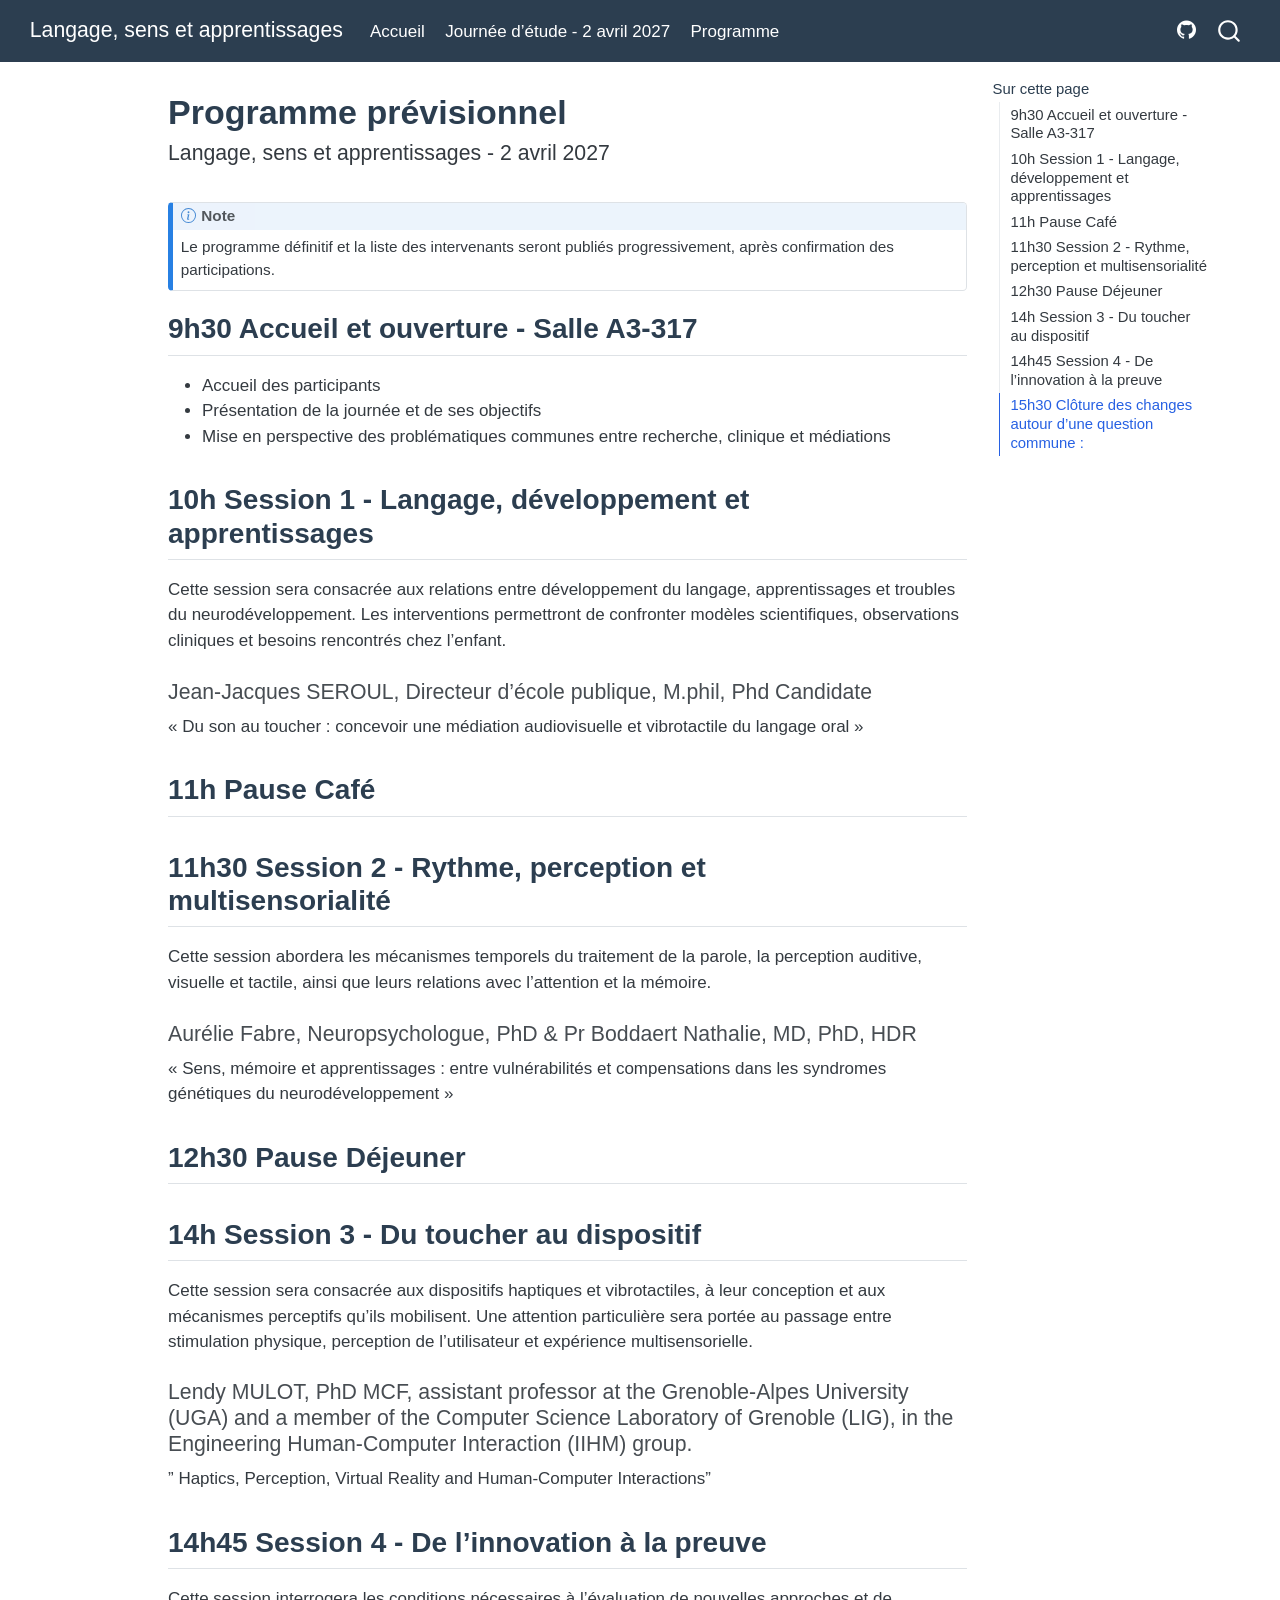
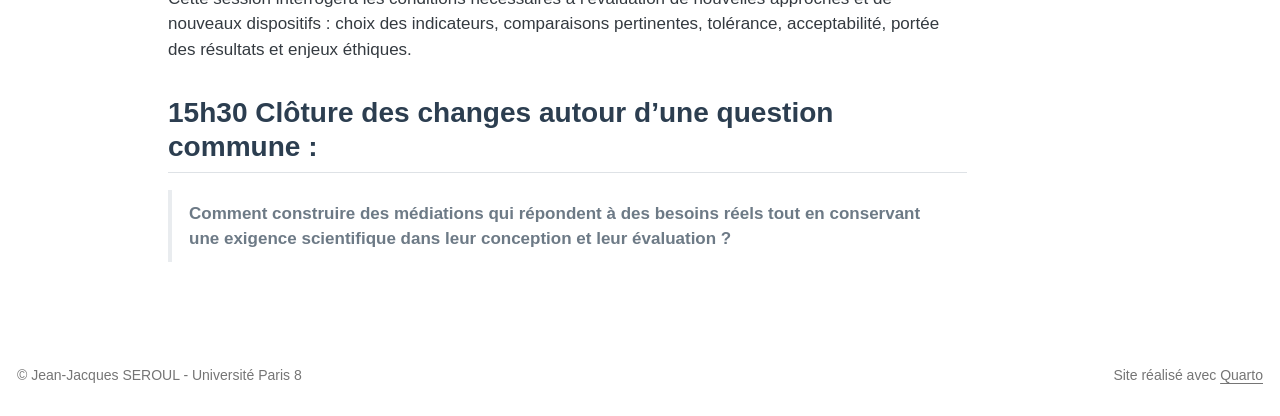
<file: programme.html>
<!DOCTYPE html>
<html xmlns="http://www.w3.org/1999/xhtml" lang="fr" xml:lang="fr"><head>

<meta charset="utf-8">
<meta name="generator" content="quarto-1.10.19">

<meta name="viewport" content="width=device-width, initial-scale=1.0, user-scalable=yes">


<title>Programme prévisionnel – Langage, sens et apprentissages</title>
<style>
/* Default styles provided by pandoc.
** See https://pandoc.org/MANUAL.html#variables-for-html for config info.
*/
span.smallcaps{font-variant: small-caps;}
div.columns{display: flex; gap: 1.5em;}
div.column{flex: auto;}
@media screen {
div.columns{gap: min(4vw, 1.5em);}
div.column{overflow-x: auto;}
}
div.hanging-indent{margin-left: 1.5em; text-indent: -1.5em;}
ul.task-list{list-style: none;}
ul.task-list li input[type="checkbox"] {
  width: 0.8em;
  margin: 0 0.8em 0.2em -1em; /* quarto-specific, see https://github.com/quarto-dev/quarto-cli/issues/4556 */ 
  vertical-align: middle;
}
</style>


<script src="site_libs/quarto-nav/quarto-nav.js"></script>
<script src="site_libs/quarto-nav/headroom.min.js"></script>
<script src="site_libs/clipboard/clipboard.min.js"></script>
<script src="site_libs/quarto-search/autocomplete.umd.js"></script>
<script src="site_libs/quarto-search/fuse.min.js"></script>
<script src="site_libs/quarto-search/quarto-search.js"></script>
<meta name="quarto:offset" content="./">
<script src="site_libs/quarto-html/quarto.js" type="module"></script>
<script src="site_libs/quarto-html/tabsets/tabsets.js" type="module"></script>
<script src="site_libs/quarto-html/popper.min.js"></script>
<script src="site_libs/quarto-html/tippy.umd.min.js"></script>
<script src="site_libs/quarto-html/anchor.min.js"></script>
<link href="site_libs/quarto-html/tippy.css" rel="stylesheet">
<link href="site_libs/quarto-html/quarto-syntax-highlighting-bf27225e3a48a9273f3daa8f8e829971.css" rel="stylesheet" id="quarto-text-highlighting-styles">
<script src="site_libs/bootstrap/bootstrap.min.js"></script>
<link href="site_libs/bootstrap/bootstrap-icons.css" rel="stylesheet">
<link href="site_libs/bootstrap/bootstrap-7d8f8980687bae4b33d568d349153310.min.css" rel="stylesheet" append-hash="true" id="quarto-bootstrap" data-mode="light">
<script id="quarto-search-options" type="application/json">{
  "location": "navbar",
  "copy-button": false,
  "collapse-after": 3,
  "panel-placement": "end",
  "type": "overlay",
  "limit": 50,
  "keyboard-shortcut": [
    "f",
    "/",
    "s"
  ],
  "show-item-context": false,
  "language": {
    "search-no-results-text": "Pas de résultats",
    "search-matching-documents-text": "documents trouvés",
    "search-copy-link-title": "Copier le lien vers la recherche",
    "search-hide-matches-text": "Cacher les correspondances additionnelles",
    "search-more-match-text": "correspondance de plus dans ce document",
    "search-more-matches-text": "correspondances de plus dans ce document",
    "search-clear-button-title": "Effacer",
    "search-text-placeholder": "",
    "search-detached-cancel-button-title": "Annuler",
    "search-submit-button-title": "Envoyer",
    "search-label": "Recherche"
  }
}</script>


<link rel="stylesheet" href="styles.css">
</head>

<body class="nav-fixed quarto-light">

<div id="quarto-search-results"></div>
  <header id="quarto-header" class="headroom fixed-top">
    <nav class="navbar navbar-expand-lg " data-bs-theme="dark">
      <div class="navbar-container container-fluid">
      <div class="navbar-brand-container mx-auto">
    <a class="navbar-brand" href="./index.html">
    <span class="navbar-title">Langage, sens et apprentissages</span>
    </a>
  </div>
            <div id="quarto-search" class="" title="Recherche"></div>
          <button class="navbar-toggler" type="button" data-bs-toggle="collapse" data-bs-target="#navbarCollapse" aria-controls="navbarCollapse" role="menu" aria-expanded="false" aria-label="Basculer la navigation" onclick="if (window.quartoToggleHeadroom) { window.quartoToggleHeadroom(); }">
  <span class="navbar-toggler-icon"></span>
</button>
          <div class="collapse navbar-collapse" id="navbarCollapse">
            <ul class="navbar-nav navbar-nav-scroll me-auto">
  <li class="nav-item">
    <a class="nav-link" href="./index.html"> 
<span class="menu-text">Accueil</span></a>
  </li>  
  <li class="nav-item">
    <a class="nav-link" href="./joAvril2027.html"> 
<span class="menu-text">Journée d’étude - 2 avril 2027</span></a>
  </li>  
  <li class="nav-item">
    <a class="nav-link active" href="./programme.html" aria-current="page"> 
<span class="menu-text">Programme</span></a>
  </li>  
</ul>
            <ul class="navbar-nav navbar-nav-scroll ms-auto">
  <li class="nav-item compact">
    <a class="nav-link" href="https://github.com/jeanjacquesseroul/langage-sens-apprentissages"> <i class="bi bi-github" role="img">
</i> 
<span class="menu-text"></span></a>
  </li>  
</ul>
          </div> <!-- /navcollapse -->
            <div class="quarto-navbar-tools">
</div>
      </div> <!-- /container-fluid -->
    </nav>
</header>
<!-- content -->
<div id="quarto-content" class="quarto-container page-columns page-rows-contents page-layout-article page-navbar">
<!-- sidebar -->
<!-- margin-sidebar -->
    <div id="quarto-margin-sidebar" class="sidebar margin-sidebar">
        <nav id="TOC" role="doc-toc" class="toc-active">
    <h2 id="toc-title">Sur cette page</h2>
   
  <ul>
  <li><a href="#h30-accueil-et-ouverture---salle-a3-317" id="toc-h30-accueil-et-ouverture---salle-a3-317" class="nav-link active" data-scroll-target="#h30-accueil-et-ouverture---salle-a3-317">9h30 Accueil et ouverture - Salle A3-317</a></li>
  <li><a href="#h-session-1---langage-développement-et-apprentissages" id="toc-h-session-1---langage-développement-et-apprentissages" class="nav-link" data-scroll-target="#h-session-1---langage-développement-et-apprentissages">10h Session 1 - Langage, développement et apprentissages</a></li>
  <li><a href="#h-pause-café" id="toc-h-pause-café" class="nav-link" data-scroll-target="#h-pause-café">11h Pause Café</a></li>
  <li><a href="#h30-session-2---rythme-perception-et-multisensorialité" id="toc-h30-session-2---rythme-perception-et-multisensorialité" class="nav-link" data-scroll-target="#h30-session-2---rythme-perception-et-multisensorialité">11h30 Session 2 - Rythme, perception et multisensorialité</a></li>
  <li><a href="#h30-pause-déjeuner" id="toc-h30-pause-déjeuner" class="nav-link" data-scroll-target="#h30-pause-déjeuner">12h30 Pause Déjeuner</a></li>
  <li><a href="#h-session-3---du-toucher-au-dispositif" id="toc-h-session-3---du-toucher-au-dispositif" class="nav-link" data-scroll-target="#h-session-3---du-toucher-au-dispositif">14h Session 3 - Du toucher au dispositif</a></li>
  <li><a href="#h45-session-4---de-linnovation-à-la-preuve" id="toc-h45-session-4---de-linnovation-à-la-preuve" class="nav-link" data-scroll-target="#h45-session-4---de-linnovation-à-la-preuve">14h45 Session 4 - De l’innovation à la preuve</a></li>
  <li><a href="#h30-clôture-des-changes-autour-dune-question-commune" id="toc-h30-clôture-des-changes-autour-dune-question-commune" class="nav-link" data-scroll-target="#h30-clôture-des-changes-autour-dune-question-commune">15h30 Clôture des changes autour d’une question commune :</a></li>
  </ul>
</nav>
    </div>
<!-- main -->
<main class="content" id="quarto-document-content">

<header id="title-block-header" class="quarto-title-block default">
<div class="quarto-title">
<h1 class="title">Programme prévisionnel</h1>
<p class="subtitle lead">Langage, sens et apprentissages - 2 avril 2027</p>
</div>



<div class="quarto-title-meta">

    
  
    
  </div>
  


</header>


<div class="callout callout-style-default callout-note callout-titled">
<div class="callout-header d-flex align-content-center">
<div class="callout-icon-container">
<i class="callout-icon"></i>
</div>
<div class="callout-title-container flex-fill">
Note
</div>
</div>
<div class="callout-body-container callout-body">
<p>Le programme définitif et la liste des intervenants seront publiés progressivement, après confirmation des participations.</p>
</div>
</div>
<section id="h30-accueil-et-ouverture---salle-a3-317" class="level2">
<h2 class="anchored" data-anchor-id="h30-accueil-et-ouverture---salle-a3-317">9h30 Accueil et ouverture - Salle A3-317</h2>
<ul>
<li>Accueil des participants</li>
<li>Présentation de la journée et de ses objectifs</li>
<li>Mise en perspective des problématiques communes entre recherche, clinique et médiations</li>
</ul>
</section>
<section id="h-session-1---langage-développement-et-apprentissages" class="level2">
<h2 class="anchored" data-anchor-id="h-session-1---langage-développement-et-apprentissages">10h Session 1 - Langage, développement et apprentissages</h2>
<p>Cette session sera consacrée aux relations entre développement du langage, apprentissages et troubles du neurodéveloppement. Les interventions permettront de confronter modèles scientifiques, observations cliniques et besoins rencontrés chez l’enfant.</p>
<section id="jean-jacques-seroul-directeur-décole-publique-m.phil-phd-candidate" class="level4">
<h4 class="anchored" data-anchor-id="jean-jacques-seroul-directeur-décole-publique-m.phil-phd-candidate">Jean-Jacques SEROUL, Directeur d’école publique, M.phil, Phd Candidate</h4>
<p>« Du son au toucher : concevoir une médiation audiovisuelle et vibrotactile du langage oral »</p>
</section>
</section>
<section id="h-pause-café" class="level2">
<h2 class="anchored" data-anchor-id="h-pause-café">11h Pause Café</h2>
</section>
<section id="h30-session-2---rythme-perception-et-multisensorialité" class="level2">
<h2 class="anchored" data-anchor-id="h30-session-2---rythme-perception-et-multisensorialité">11h30 Session 2 - Rythme, perception et multisensorialité</h2>
<p>Cette session abordera les mécanismes temporels du traitement de la parole, la perception auditive, visuelle et tactile, ainsi que leurs relations avec l’attention et la mémoire.</p>
<section id="aurélie-fabre-neuropsychologue-phd-pr-boddaert-nathalie-md-phd-hdr" class="level4">
<h4 class="anchored" data-anchor-id="aurélie-fabre-neuropsychologue-phd-pr-boddaert-nathalie-md-phd-hdr">Aurélie Fabre, Neuropsychologue, PhD &amp; Pr Boddaert Nathalie, MD, PhD, HDR</h4>
<p>« Sens, mémoire et apprentissages : entre vulnérabilités et compensations dans les syndromes génétiques du neurodéveloppement »</p>
</section>
</section>
<section id="h30-pause-déjeuner" class="level2">
<h2 class="anchored" data-anchor-id="h30-pause-déjeuner">12h30 Pause Déjeuner</h2>
</section>
<section id="h-session-3---du-toucher-au-dispositif" class="level2">
<h2 class="anchored" data-anchor-id="h-session-3---du-toucher-au-dispositif">14h Session 3 - Du toucher au dispositif</h2>
<p>Cette session sera consacrée aux dispositifs haptiques et vibrotactiles, à leur conception et aux mécanismes perceptifs qu’ils mobilisent. Une attention particulière sera portée au passage entre stimulation physique, perception de l’utilisateur et expérience multisensorielle.</p>
<section id="lendy-mulot-phd-mcf-assistant-professor-at-the-grenoble-alpes-university-uga-and-a-member-of-the-computer-science-laboratory-of-grenoble-lig-in-the-engineering-human-computer-interaction-iihm-group." class="level4">
<h4 class="anchored" data-anchor-id="lendy-mulot-phd-mcf-assistant-professor-at-the-grenoble-alpes-university-uga-and-a-member-of-the-computer-science-laboratory-of-grenoble-lig-in-the-engineering-human-computer-interaction-iihm-group.">Lendy MULOT, PhD MCF, assistant professor at the Grenoble-Alpes University (UGA) and a member of the Computer Science Laboratory of Grenoble (LIG), in the Engineering Human-Computer Interaction (IIHM) group.</h4>
<p>” Haptics, Perception, Virtual Reality and Human-Computer Interactions”</p>
</section>
</section>
<section id="h45-session-4---de-linnovation-à-la-preuve" class="level2">
<h2 class="anchored" data-anchor-id="h45-session-4---de-linnovation-à-la-preuve">14h45 Session 4 - De l’innovation à la preuve</h2>
<p>Cette session interrogera les conditions nécessaires à l’évaluation de nouvelles approches et de nouveaux dispositifs : choix des indicateurs, comparaisons pertinentes, tolérance, acceptabilité, portée des résultats et enjeux éthiques.</p>
</section>
<section id="h30-clôture-des-changes-autour-dune-question-commune" class="level2">
<h2 class="anchored" data-anchor-id="h30-clôture-des-changes-autour-dune-question-commune">15h30 Clôture des changes autour d’une question commune :</h2>
<blockquote class="blockquote">
<p><strong>Comment construire des médiations qui répondent à des besoins réels tout en conservant une exigence scientifique dans leur conception et leur évaluation ?</strong></p>
</blockquote>


</section>

</main> <!-- /main -->
<script id="quarto-html-after-body" type="application/javascript">
  window.document.addEventListener("DOMContentLoaded", function (event) {
    const icon = "";
    const anchorJS = new window.AnchorJS();
    anchorJS.options = {
      placement: 'right',
      icon: icon
    };
    anchorJS.add('.anchored');
    const isCodeAnnotation = (el) => {
      for (const clz of el.classList) {
        if (clz.startsWith('code-annotation-')) {                     
          return true;
        }
      }
      return false;
    }
    const onCopySuccess = function(e) {
      // button target
      const button = e.trigger;
      // don't keep focus
      button.blur();
      // flash "checked"
      button.classList.add('code-copy-button-checked');
      var currentTitle = button.getAttribute("title");
      button.setAttribute("title", "Copié");
      let tooltip;
      if (window.bootstrap) {
        button.setAttribute("data-bs-toggle", "tooltip");
        button.setAttribute("data-bs-placement", "left");
        button.setAttribute("data-bs-title", "Copié");
        tooltip = new bootstrap.Tooltip(button, 
          { trigger: "manual", 
            customClass: "code-copy-button-tooltip",
            offset: [0, -8]});
        tooltip.show();    
      }
      setTimeout(function() {
        if (tooltip) {
          tooltip.hide();
          button.removeAttribute("data-bs-title");
          button.removeAttribute("data-bs-toggle");
          button.removeAttribute("data-bs-placement");
        }
        button.setAttribute("title", currentTitle);
        button.classList.remove('code-copy-button-checked');
      }, 1000);
      // clear code selection
      e.clearSelection();
    }
    const getTextToCopy = function(trigger) {
      const outerScaffold = trigger.parentElement.cloneNode(true);
      const codeEl = outerScaffold.querySelector('code');
      for (const childEl of codeEl.children) {
        if (isCodeAnnotation(childEl)) {
          childEl.remove();
        }
      }
      return codeEl.innerText;
    }
    const clipboard = new window.ClipboardJS('.code-copy-button:not([data-in-quarto-modal])', {
      text: getTextToCopy
    });
    clipboard.on('success', onCopySuccess);
    if (window.document.getElementById('quarto-embedded-source-code-modal')) {
      const clipboardModal = new window.ClipboardJS('.code-copy-button[data-in-quarto-modal]', {
        text: getTextToCopy,
        container: window.document.getElementById('quarto-embedded-source-code-modal')
      });
      clipboardModal.on('success', onCopySuccess);
    }
      var localhostRegex = new RegExp(/^(?:http|https):\/\/localhost\:?[0-9]*\//);
      var mailtoRegex = new RegExp(/^mailto:/);
        var filterRegex = new RegExp("https:\/\/jeanjacquesseroul\.github\.io\/langage-sens-apprentissages\/");
      var isInternal = (href) => {
          return filterRegex.test(href) || localhostRegex.test(href) || mailtoRegex.test(href);
      }
      // Inspect non-navigation links and adorn them if external
     var links = window.document.querySelectorAll('a[href]:not(.nav-link):not(.navbar-brand):not(.toc-action):not(.sidebar-link):not(.sidebar-item-toggle):not(.pagination-link):not(.no-external):not([aria-hidden]):not(.dropdown-item):not(.quarto-navigation-tool):not(.about-link)');
      for (var i=0; i<links.length; i++) {
        const link = links[i];
        if (!isInternal(link.href)) {
          // undo the damage that might have been done by quarto-nav.js in the case of
          // links that we want to consider external
          if (link.dataset.originalHref !== undefined) {
            link.href = link.dataset.originalHref;
          }
        }
      }
    function tippyHover(el, contentFn, onTriggerFn, onUntriggerFn) {
      const config = {
        allowHTML: true,
        maxWidth: 500,
        delay: 100,
        arrow: false,
        appendTo: function(el) {
            return el.parentElement;
        },
        interactive: true,
        interactiveBorder: 10,
        theme: 'quarto',
        placement: 'bottom-start',
      };
      if (contentFn) {
        config.content = contentFn;
      }
      if (onTriggerFn) {
        config.onTrigger = onTriggerFn;
      }
      if (onUntriggerFn) {
        config.onUntrigger = onUntriggerFn;
      }
      window.tippy(el, config); 
    }
    const noterefs = window.document.querySelectorAll('a[role="doc-noteref"]');
    for (var i=0; i<noterefs.length; i++) {
      const ref = noterefs[i];
      tippyHover(ref, function() {
        // use id or data attribute instead here
        let href = ref.getAttribute('data-footnote-href') || ref.getAttribute('href');
        try { href = new URL(href).hash; } catch {}
        const id = href.replace(/^#\/?/, "");
        const note = window.document.getElementById(id);
        if (note) {
          return note.innerHTML;
        } else {
          return "";
        }
      });
    }
    const xrefs = window.document.querySelectorAll('a.quarto-xref');
    const processXRef = (id, note) => {
      // Strip column container classes
      const stripColumnClz = (el) => {
        el.classList.remove("page-full", "page-columns");
        if (el.children) {
          for (const child of el.children) {
            stripColumnClz(child);
          }
        }
      }
      stripColumnClz(note)
      if (id === null || id.startsWith('sec-')) {
        // Special case sections, only their first couple elements
        const container = document.createElement("div");
        if (note.children && note.children.length > 2) {
          container.appendChild(note.children[0].cloneNode(true));
          for (let i = 1; i < note.children.length; i++) {
            const child = note.children[i];
            if (child.tagName === "P" && child.innerText === "") {
              continue;
            } else {
              container.appendChild(child.cloneNode(true));
              break;
            }
          }
          if (window.Quarto?.typesetMath) {
            window.Quarto.typesetMath(container);
          }
          return container.innerHTML
        } else {
          if (window.Quarto?.typesetMath) {
            window.Quarto.typesetMath(note);
          }
          return note.innerHTML;
        }
      } else {
        // Remove any anchor links if they are present
        const anchorLink = note.querySelector('a.anchorjs-link');
        if (anchorLink) {
          anchorLink.remove();
        }
        if (window.Quarto?.typesetMath) {
          window.Quarto.typesetMath(note);
        }
        if (note.classList.contains("callout")) {
          return note.outerHTML;
        } else {
          return note.innerHTML;
        }
      }
    }
    for (var i=0; i<xrefs.length; i++) {
      const xref = xrefs[i];
      tippyHover(xref, undefined, function(instance) {
        instance.disable();
        let url = xref.getAttribute('href');
        let hash = undefined; 
        if (url.startsWith('#')) {
          hash = url;
        } else {
          try { hash = new URL(url).hash; } catch {}
        }
        if (hash) {
          const id = hash.replace(/^#\/?/, "");
          const note = window.document.getElementById(id);
          if (note !== null) {
            try {
              const html = processXRef(id, note.cloneNode(true));
              instance.setContent(html);
            } finally {
              instance.enable();
              instance.show();
            }
          } else {
            // See if we can fetch this
            fetch(url.split('#')[0])
            .then(res => res.text())
            .then(html => {
              const parser = new DOMParser();
              const htmlDoc = parser.parseFromString(html, "text/html");
              const note = htmlDoc.getElementById(id);
              if (note !== null) {
                const html = processXRef(id, note);
                instance.setContent(html);
              } 
            }).finally(() => {
              instance.enable();
              instance.show();
            });
          }
        } else {
          // See if we can fetch a full url (with no hash to target)
          // This is a special case and we should probably do some content thinning / targeting
          fetch(url)
          .then(res => res.text())
          .then(html => {
            const parser = new DOMParser();
            const htmlDoc = parser.parseFromString(html, "text/html");
            const note = htmlDoc.querySelector('main.content');
            if (note !== null) {
              // This should only happen for chapter cross references
              // (since there is no id in the URL)
              // remove the first header
              if (note.children.length > 0 && note.children[0].tagName === "HEADER") {
                note.children[0].remove();
              }
              const html = processXRef(null, note);
              instance.setContent(html);
            } 
          }).finally(() => {
            instance.enable();
            instance.show();
          });
        }
      }, function(instance) {
      });
    }
        let selectedAnnoteEl;
        const selectorForAnnotation = ( cell, annotation) => {
          let cellAttr = 'data-code-cell="' + cell + '"';
          let lineAttr = 'data-code-annotation="' +  annotation + '"';
          const selector = 'span[' + cellAttr + '][' + lineAttr + ']';
          return selector;
        }
        const selectCodeLines = (annoteEl) => {
          const doc = window.document;
          const targetCell = annoteEl.getAttribute("data-target-cell");
          const targetAnnotation = annoteEl.getAttribute("data-target-annotation");
          const annoteSpan = window.document.querySelector(selectorForAnnotation(targetCell, targetAnnotation));
          const lines = annoteSpan.getAttribute("data-code-lines").split(",");
          const lineIds = lines.map((line) => {
            return targetCell + "-" + line;
          })
          let top = null;
          let height = null;
          let parent = null;
          if (lineIds.length > 0) {
              //compute the position of the single el (top and bottom and make a div)
              const el = window.document.getElementById(lineIds[0]);
              top = el.offsetTop;
              height = el.offsetHeight;
              parent = el.parentElement.parentElement;
            if (lineIds.length > 1) {
              const lastEl = window.document.getElementById(lineIds[lineIds.length - 1]);
              const bottom = lastEl.offsetTop + lastEl.offsetHeight;
              height = bottom - top;
            }
            if (top !== null && height !== null && parent !== null) {
              // cook up a div (if necessary) and position it 
              let div = window.document.getElementById("code-annotation-line-highlight");
              if (div === null) {
                div = window.document.createElement("div");
                div.setAttribute("id", "code-annotation-line-highlight");
                div.style.position = 'absolute';
                parent.appendChild(div);
              }
              div.style.top = top - 2 + "px";
              div.style.height = height + 4 + "px";
              div.style.left = 0;
              let gutterDiv = window.document.getElementById("code-annotation-line-highlight-gutter");
              if (gutterDiv === null) {
                gutterDiv = window.document.createElement("div");
                gutterDiv.setAttribute("id", "code-annotation-line-highlight-gutter");
                gutterDiv.style.position = 'absolute';
                const codeCell = window.document.getElementById(targetCell);
                const gutter = codeCell.querySelector('.code-annotation-gutter');
                gutter.appendChild(gutterDiv);
              }
              gutterDiv.style.top = top - 2 + "px";
              gutterDiv.style.height = height + 4 + "px";
            }
            selectedAnnoteEl = annoteEl;
          }
        };
        const unselectCodeLines = () => {
          const elementsIds = ["code-annotation-line-highlight", "code-annotation-line-highlight-gutter"];
          elementsIds.forEach((elId) => {
            const div = window.document.getElementById(elId);
            if (div) {
              div.remove();
            }
          });
          selectedAnnoteEl = undefined;
        };
          // Handle positioning of the toggle
      window.addEventListener(
        "resize",
        throttle(() => {
          elRect = undefined;
          if (selectedAnnoteEl) {
            selectCodeLines(selectedAnnoteEl);
          }
        }, 10)
      );
      function throttle(fn, ms) {
      let throttle = false;
      let timer;
        return (...args) => {
          if(!throttle) { // first call gets through
              fn.apply(this, args);
              throttle = true;
          } else { // all the others get throttled
              if(timer) clearTimeout(timer); // cancel #2
              timer = setTimeout(() => {
                fn.apply(this, args);
                timer = throttle = false;
              }, ms);
          }
        };
      }
        // Attach click handler to the DT
        const annoteDls = window.document.querySelectorAll('dt[data-target-cell]');
        for (const annoteDlNode of annoteDls) {
          annoteDlNode.addEventListener('click', (event) => {
            const clickedEl = event.target;
            if (clickedEl !== selectedAnnoteEl) {
              unselectCodeLines();
              const activeEl = window.document.querySelector('dt[data-target-cell].code-annotation-active');
              if (activeEl) {
                activeEl.classList.remove('code-annotation-active');
              }
              selectCodeLines(clickedEl);
              clickedEl.classList.add('code-annotation-active');
            } else {
              // Unselect the line
              unselectCodeLines();
              clickedEl.classList.remove('code-annotation-active');
            }
          });
        }
    const findCites = (el) => {
      const parentEl = el.parentElement;
      if (parentEl) {
        const cites = parentEl.dataset.cites;
        if (cites) {
          return {
            el,
            cites: cites.split(' ')
          };
        } else {
          return findCites(el.parentElement)
        }
      } else {
        return undefined;
      }
    };
    var bibliorefs = window.document.querySelectorAll('a[role="doc-biblioref"]');
    for (var i=0; i<bibliorefs.length; i++) {
      const ref = bibliorefs[i];
      const citeInfo = findCites(ref);
      if (citeInfo) {
        tippyHover(citeInfo.el, function() {
          var popup = window.document.createElement('div');
          citeInfo.cites.forEach(function(cite) {
            var citeDiv = window.document.createElement('div');
            citeDiv.classList.add('hanging-indent');
            citeDiv.classList.add('csl-entry');
            var biblioDiv = window.document.getElementById('ref-' + cite);
            if (biblioDiv) {
              citeDiv.innerHTML = biblioDiv.innerHTML;
            }
            popup.appendChild(citeDiv);
          });
          return popup.innerHTML;
        });
      }
    }
  });
  </script>
</div> <!-- /content -->
<footer class="footer">
  <div class="nav-footer">
    <div class="nav-footer-left">
<p>© Jean-Jacques SEROUL - Université Paris 8</p>
</div>   
    <div class="nav-footer-center">
      &nbsp;
    </div>
    <div class="nav-footer-right">
<p>Site réalisé avec <a href="https://quarto.org/">Quarto</a></p>
</div>
  </div>
</footer>




</body></html>
</file>
<file: site_libs/quarto-html/tippy.css>
.tippy-box[data-animation=fade][data-state=hidden]{opacity:0}[data-tippy-root]{max-width:calc(100vw - 10px)}.tippy-box{position:relative;background-color:#333;color:#fff;border-radius:4px;font-size:14px;line-height:1.4;white-space:normal;outline:0;transition-property:transform,visibility,opacity}.tippy-box[data-placement^=top]>.tippy-arrow{bottom:0}.tippy-box[data-placement^=top]>.tippy-arrow:before{bottom:-7px;left:0;border-width:8px 8px 0;border-top-color:initial;transform-origin:center top}.tippy-box[data-placement^=bottom]>.tippy-arrow{top:0}.tippy-box[data-placement^=bottom]>.tippy-arrow:before{top:-7px;left:0;border-width:0 8px 8px;border-bottom-color:initial;transform-origin:center bottom}.tippy-box[data-placement^=left]>.tippy-arrow{right:0}.tippy-box[data-placement^=left]>.tippy-arrow:before{border-width:8px 0 8px 8px;border-left-color:initial;right:-7px;transform-origin:center left}.tippy-box[data-placement^=right]>.tippy-arrow{left:0}.tippy-box[data-placement^=right]>.tippy-arrow:before{left:-7px;border-width:8px 8px 8px 0;border-right-color:initial;transform-origin:center right}.tippy-box[data-inertia][data-state=visible]{transition-timing-function:cubic-bezier(.54,1.5,.38,1.11)}.tippy-arrow{width:16px;height:16px;color:#333}.tippy-arrow:before{content:"";position:absolute;border-color:transparent;border-style:solid}.tippy-content{position:relative;padding:5px 9px;z-index:1}
</file>
<file: site_libs/quarto-html/quarto-syntax-highlighting-bf27225e3a48a9273f3daa8f8e829971.css>
/* quarto syntax highlight colors */
:root {
  --quarto-hl-ot-color: #003B4F;
  --quarto-hl-at-color: #657422;
  --quarto-hl-ss-color: #20794D;
  --quarto-hl-an-color: #5E5E5E;
  --quarto-hl-fu-color: #4758AB;
  --quarto-hl-st-color: #20794D;
  --quarto-hl-cf-color: #003B4F;
  --quarto-hl-op-color: #5E5E5E;
  --quarto-hl-er-color: #AD0000;
  --quarto-hl-bn-color: #AD0000;
  --quarto-hl-al-color: #AD0000;
  --quarto-hl-va-color: #111111;
  --quarto-hl-bu-color: inherit;
  --quarto-hl-ex-color: inherit;
  --quarto-hl-pp-color: #AD0000;
  --quarto-hl-in-color: #5E5E5E;
  --quarto-hl-vs-color: #20794D;
  --quarto-hl-wa-color: #5E5E5E;
  --quarto-hl-do-color: #5E5E5E;
  --quarto-hl-im-color: #00769E;
  --quarto-hl-ch-color: #20794D;
  --quarto-hl-dt-color: #AD0000;
  --quarto-hl-fl-color: #AD0000;
  --quarto-hl-co-color: #5E5E5E;
  --quarto-hl-cv-color: #5E5E5E;
  --quarto-hl-cn-color: #8f5902;
  --quarto-hl-sc-color: #5E5E5E;
  --quarto-hl-dv-color: #AD0000;
  --quarto-hl-kw-color: #003B4F;
}

/* other quarto variables */
:root {
  --quarto-font-monospace: SFMono-Regular, Menlo, Monaco, Consolas, "Liberation Mono", "Courier New", monospace;
}

/* syntax highlight based on Pandoc's rules */
pre > code.sourceCode > span {
  color: #003B4F;
}

code.sourceCode > span {
  color: #003B4F;
}

div.sourceCode,
div.sourceCode pre.sourceCode {
  color: #003B4F;
}

/* Normal */
code span {
  color: #003B4F;
}

/* Alert */
code span.al {
  color: #AD0000;
  font-style: inherit;
}

/* Annotation */
code span.an {
  color: #5E5E5E;
  font-style: inherit;
}

/* Attribute */
code span.at {
  color: #657422;
  font-style: inherit;
}

/* BaseN */
code span.bn {
  color: #AD0000;
  font-style: inherit;
}

/* BuiltIn */
code span.bu {
  font-style: inherit;
}

/* ControlFlow */
code span.cf {
  color: #003B4F;
  font-weight: bold;
  font-style: inherit;
}

/* Char */
code span.ch {
  color: #20794D;
  font-style: inherit;
}

/* Constant */
code span.cn {
  color: #8f5902;
  font-style: inherit;
}

/* Comment */
code span.co {
  color: #5E5E5E;
  font-style: inherit;
}

/* CommentVar */
code span.cv {
  color: #5E5E5E;
  font-style: italic;
}

/* Documentation */
code span.do {
  color: #5E5E5E;
  font-style: italic;
}

/* DataType */
code span.dt {
  color: #AD0000;
  font-style: inherit;
}

/* DecVal */
code span.dv {
  color: #AD0000;
  font-style: inherit;
}

/* Error */
code span.er {
  color: #AD0000;
  font-style: inherit;
}

/* Extension */
code span.ex {
  font-style: inherit;
}

/* Float */
code span.fl {
  color: #AD0000;
  font-style: inherit;
}

/* Function */
code span.fu {
  color: #4758AB;
  font-style: inherit;
}

/* Import */
code span.im {
  color: #00769E;
  font-style: inherit;
}

/* Information */
code span.in {
  color: #5E5E5E;
  font-style: inherit;
}

/* Keyword */
code span.kw {
  color: #003B4F;
  font-weight: bold;
  font-style: inherit;
}

/* Operator */
code span.op {
  color: #5E5E5E;
  font-style: inherit;
}

/* Other */
code span.ot {
  color: #003B4F;
  font-style: inherit;
}

/* Preprocessor */
code span.pp {
  color: #AD0000;
  font-style: inherit;
}

/* SpecialChar */
code span.sc {
  color: #5E5E5E;
  font-style: inherit;
}

/* SpecialString */
code span.ss {
  color: #20794D;
  font-style: inherit;
}

/* String */
code span.st {
  color: #20794D;
  font-style: inherit;
}

/* Variable */
code span.va {
  color: #111111;
  font-style: inherit;
}

/* VerbatimString */
code span.vs {
  color: #20794D;
  font-style: inherit;
}

/* Warning */
code span.wa {
  color: #5E5E5E;
  font-style: italic;
}

.prevent-inlining {
  content: "</";
}

/*# sourceMappingURL=8be38f48d34c45af72792cbd699585e7.css.map */
</file>
<file: styles.css>
/* Styles du site "Langage, sens et apprentissages" */

:root {
  --primary-color: #2c3e50;
  --secondary-color: #3498db;
}

body {
  font-family: -apple-system, BlinkMacSystemFont, "Segoe UI", Roboto, "Helvetica Neue", Arial, sans-serif;
}

/* Barre de navigation */
.navbar,
.navbar-dark,
.navbar[data-bs-theme="dark"] {
  background-color: var(--primary-color) !important;
}

/* Tous les textes et liens de la barre bleue en blanc */
.navbar .navbar-brand,
.navbar .navbar-brand:visited,
.navbar .navbar-nav .nav-link,
.navbar .navbar-nav .nav-link:visited,
.navbar .navbar-nav .nav-link.active,
.navbar .navbar-nav .nav-link.show,
.navbar .navbar-title,
.navbar .quarto-navbar-tools .quarto-navigation-tool,
.navbar .quarto-navbar-tools a,
.navbar #quarto-search.type-overlay .aa-Autocomplete svg,
.navbar #quarto-search .bi,
.navbar .bi,
.navbar svg {
  color: #ffffff !important;
  fill: currentColor !important;
  opacity: 1 !important;
}

/* Survol/focus : reste blanc et plus visible */
.navbar .navbar-nav .nav-link:hover,
.navbar .navbar-nav .nav-link:focus,
.navbar .navbar-brand:hover,
.navbar .quarto-navbar-tools a:hover,
.navbar .quarto-navigation-tool:hover {
  color: #ffffff !important;
  opacity: 1 !important;
  text-decoration: underline;
}

/* Bouton menu mobile */
.navbar-toggler,
.navbar-toggler-icon {
  color: #ffffff !important;
  border-color: rgba(255,255,255,.85) !important;
  opacity: 1 !important;
}

h1, h2, h3 {
  color: var(--primary-color);
}

a {
  color: var(--secondary-color);
}

a:hover {
  color: #2980b9;
}
</file>
<file: site_libs/quarto-diagram/mermaid.css>
.mermaidTooltip {
  position: absolute;
  text-align: center;
  max-width: 200px;
  padding: 2px;
  font-family: "trebuchet ms", verdana, arial;
  font-size: 12px;
  background: #ffffde;
  border: 1px solid #aaaa33;
  border-radius: 2px;
  pointer-events: none;
  z-index: 1000;
}
</file>
